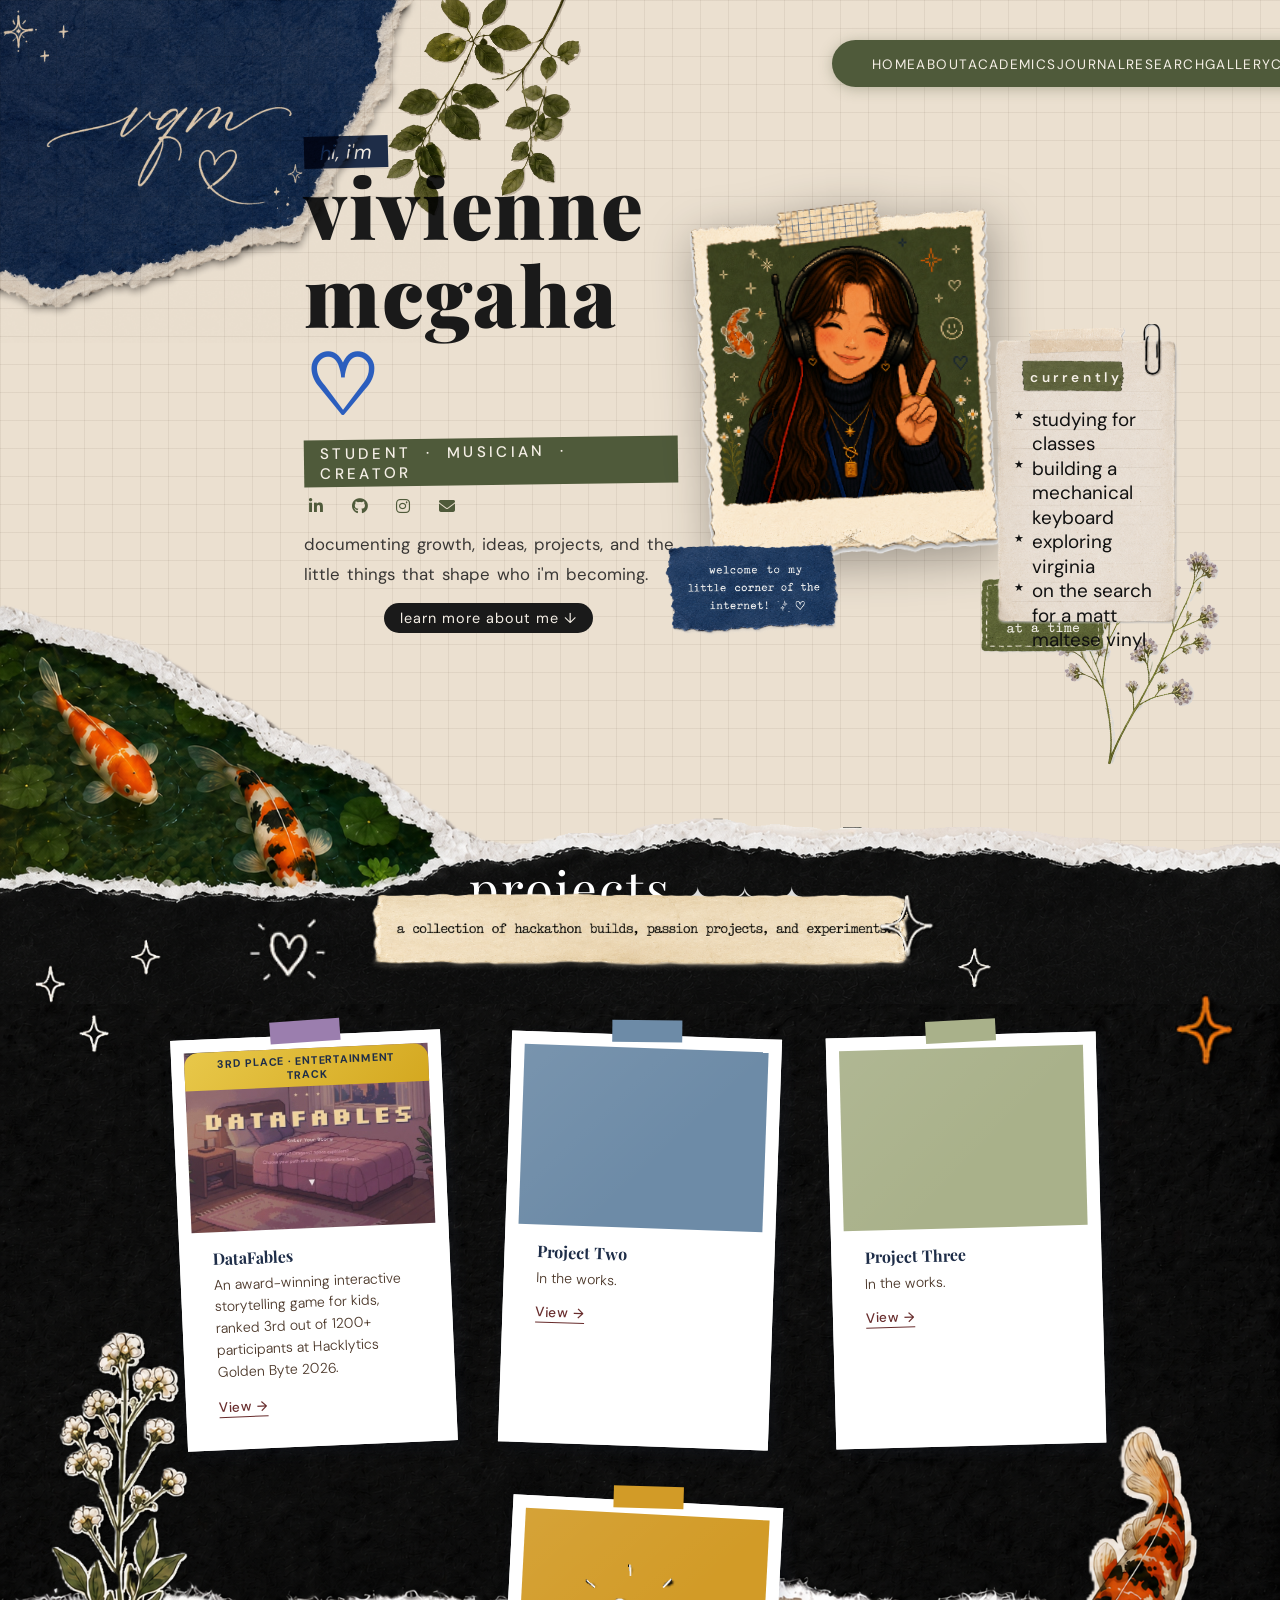
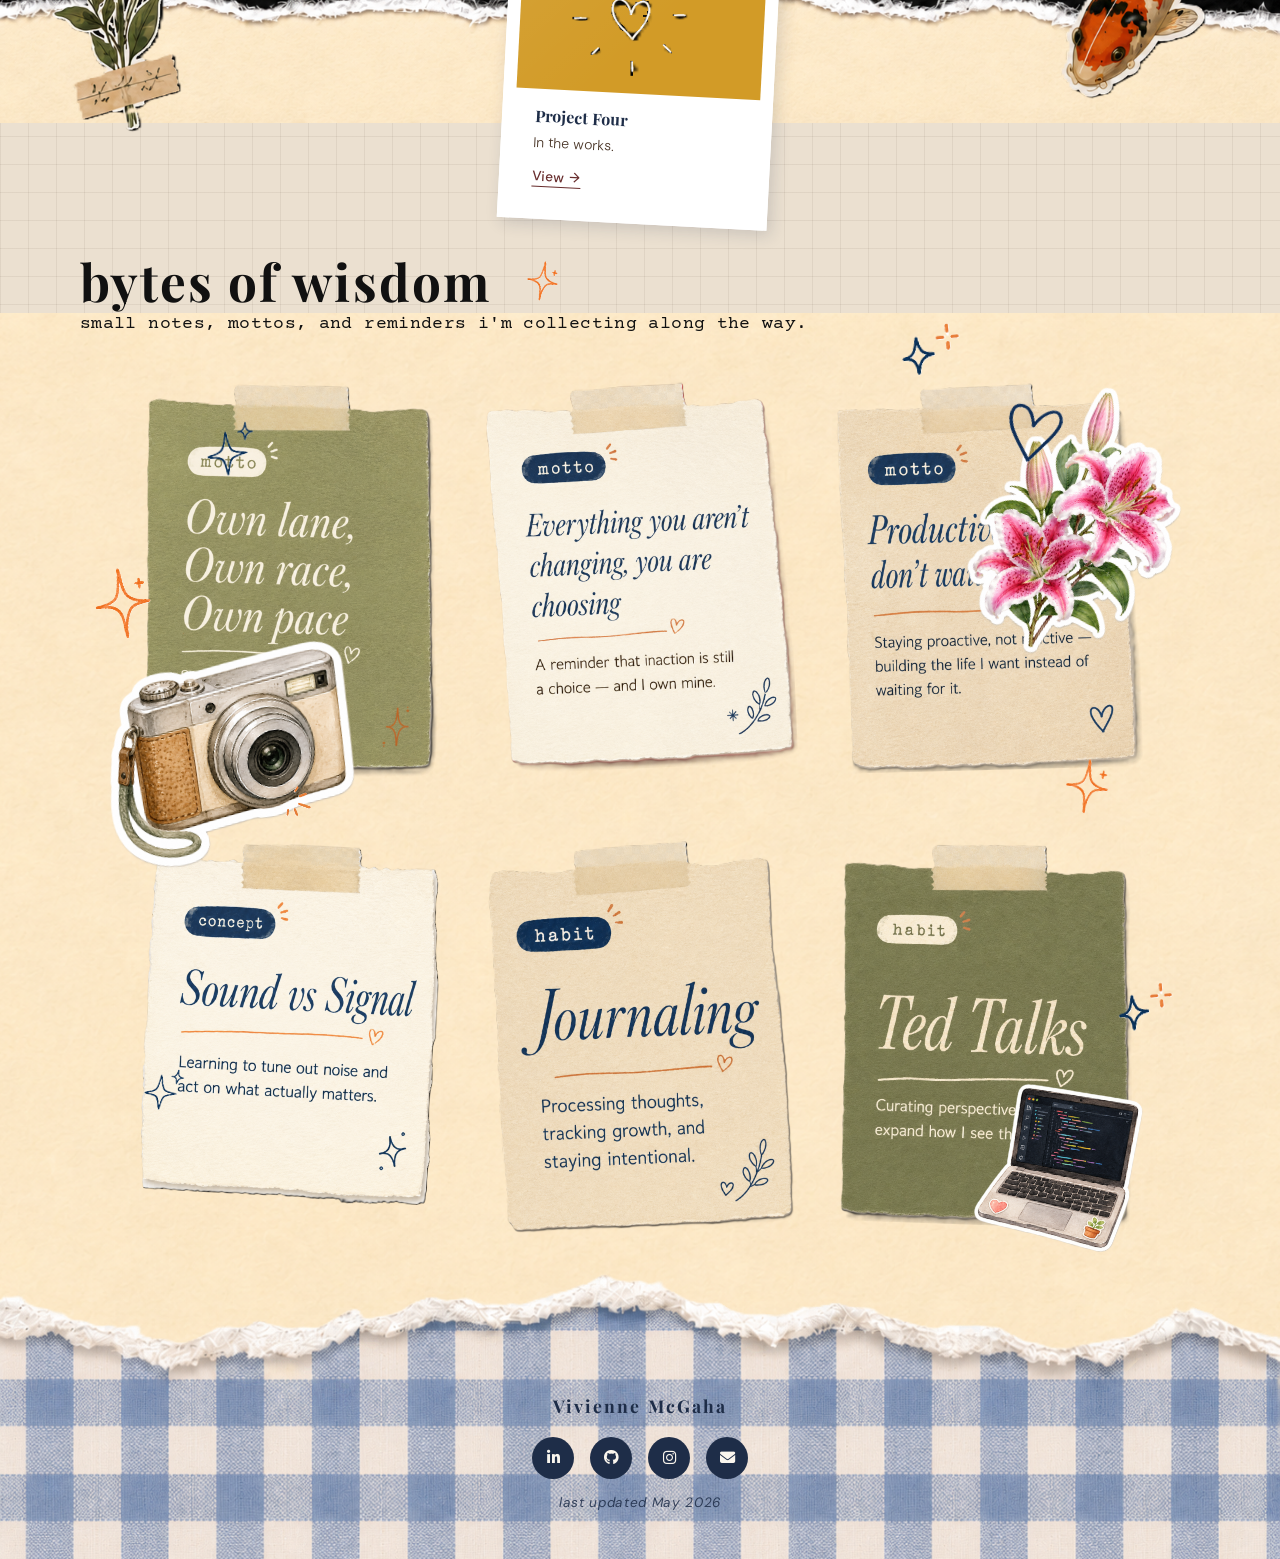
<file: index.html>
<!DOCTYPE html>
<html lang="en">
<head>
  <meta charset="UTF-8">
  <meta name="viewport" content="width=device-width, initial-scale=1.0">
  <title>Vivienne McGaha</title>
  <link rel="preconnect" href="https://fonts.googleapis.com">
  <link rel="preconnect" href="https://fonts.gstatic.com" crossorigin>
  <link href="https://fonts.googleapis.com/css2?family=Playfair+Display:ital,wght@0,400;0,700;0,900;1,400&family=DM+Sans:wght@300;400;500&family=Special+Elite&family=Courier+Prime:wght@400;700&display=swap" rel="stylesheet">
  <link rel="stylesheet" href="https://cdnjs.cloudflare.com/ajax/libs/font-awesome/6.5.0/css/all.min.css">
  <link rel="stylesheet" href="styles.css">
  <link rel="icon" type="image/svg+xml" href="favicon.svg">
</head>
<body>

  <!-- ======= LOADER ======= -->
  <div id="loader">
    <svg class="ldr-svg" viewBox="0 0 400 280" xmlns="http://www.w3.org/2000/svg">
      <!-- Background scattered ✦ stars — varied sizes & colors, outside the central star region -->
      <!-- Small ✦ -->
      <text class="ldr-bg ldr-b1"  x="18"  y="22"  font-size="4"  text-anchor="middle" dominant-baseline="central" fill="#D29B27">✦</text>
      <text class="ldr-bg ldr-b2"  x="72"  y="48"  font-size="4"  text-anchor="middle" dominant-baseline="central" fill="#6D8BA7">✦</text>
      <text class="ldr-bg ldr-b3"  x="340" y="32"  font-size="4"  text-anchor="middle" dominant-baseline="central" fill="#F5EFE6">✦</text>
      <text class="ldr-bg ldr-b4"  x="385" y="95"  font-size="4"  text-anchor="middle" dominant-baseline="central" fill="#682D2D">✦</text>
      <text class="ldr-bg ldr-b5"  x="15"  y="185" font-size="4"  text-anchor="middle" dominant-baseline="central" fill="#4A3628">✦</text>
      <text class="ldr-bg ldr-b6"  x="55"  y="250" font-size="4"  text-anchor="middle" dominant-baseline="central" fill="#D29B27">✦</text>
      <text class="ldr-bg ldr-b7"  x="375" y="210" font-size="4"  text-anchor="middle" dominant-baseline="central" fill="#6D8BA7">✦</text>
      <text class="ldr-bg ldr-b8"  x="355" y="262" font-size="4"  text-anchor="middle" dominant-baseline="central" fill="#F5EFE6">✦</text>
      <!-- Medium ✦ -->
      <text class="ldr-bg ldr-b9"  x="88"  y="18"  font-size="8"  text-anchor="middle" dominant-baseline="central" fill="#6D8BA7">✦</text>
      <text class="ldr-bg ldr-b10" x="305" y="22"  font-size="8"  text-anchor="middle" dominant-baseline="central" fill="#D29B27">✦</text>
      <text class="ldr-bg ldr-b11" x="25"  y="130" font-size="8"  text-anchor="middle" dominant-baseline="central" fill="#F5EFE6">✦</text>
      <text class="ldr-bg ldr-b12" x="382" y="148" font-size="8"  text-anchor="middle" dominant-baseline="central" fill="#682D2D">✦</text>
      <text class="ldr-bg ldr-b13" x="130" y="268" font-size="8"  text-anchor="middle" dominant-baseline="central" fill="#4A3628">✦</text>
      <text class="ldr-bg ldr-b14" x="270" y="265" font-size="8"  text-anchor="middle" dominant-baseline="central" fill="#6D8BA7">✦</text>
      <!-- Big ✦ -->
      <text class="ldr-bg ldr-b15" x="50"  y="78"  font-size="14" text-anchor="middle" dominant-baseline="central" fill="#D29B27">✦</text>
      <text class="ldr-bg ldr-b16" x="360" y="65"  font-size="14" text-anchor="middle" dominant-baseline="central" fill="#682D2D">✦</text>
      <text class="ldr-bg ldr-b17" x="40"  y="230" font-size="14" text-anchor="middle" dominant-baseline="central" fill="#6D8BA7">✦</text>
      <text class="ldr-bg ldr-b18" x="368" y="235" font-size="14" text-anchor="middle" dominant-baseline="central" fill="#F5EFE6">✦</text>
      <!-- Star perimeter path — same shape as the favicon, drawn as a continuous stroke -->
      <path class="ldr-star"
        d="M200,60 L218,115 L276,115 L230,150 L247,205 L200,171 L153,205 L171,150 L124,115 L182,115 Z"
        fill="none" stroke="#D29B27"/>
    </svg>
  </div>
  <script>
    (function() {
      var loader = document.getElementById('loader');
      var navType = (performance.getEntriesByType('navigation')[0] || {}).type;
      var isReload = navType === 'reload';
      var isFirstVisit = !sessionStorage.getItem('loaderShown');
      if (isReload || isFirstVisit) {
        sessionStorage.setItem('loaderShown', '1');
        setTimeout(function() {
          loader.style.animation = 'ldr-fade-out 0.5s ease forwards';
          loader.addEventListener('animationend', function() { loader.style.display = 'none'; }, { once: true });
        }, 2500);
      } else {
        loader.style.display = 'none';
      }
    })();
  </script>

  <!-- Signature + leaves overlay -->
  <div class="page-sig">
    <img src="images/redesign 1/signature paper tare.png" alt="vqm">
    <img src="images/redesign 1/leaves.png" class="page-sig-leaves" alt="">
  </div>

  <!-- ======= NAVIGATION ======= -->
  <nav class="navbar">
    <ul class="nav-links">
      <li><a href="#">Home</a></li>
      <li><a href="about.html">About</a></li>
      <li><a href="academics.html">Academics</a></li>
      <li><a href="journal.html">Journal</a></li>
      <li><a href="research.html">Research</a></li>
      <li><a href="gallery.html">Gallery</a></li>
      <li><a href="cv.html">CV</a></li>
    </ul>
    <button class="nav-toggle" aria-label="Toggle navigation">
      <span></span><span></span><span></span>
    </button>
  </nav>

  <!-- ======= HERO ======= -->
  <section class="hero" id="about">

    <!-- Left panel: name + bio -->
    <div class="hero-left">

      <div class="hero-name-group">
        <p class="hero-greeting">hi, i'm</p>
        <h1 class="hero-name">vivienne<br>mcgaha <span class="hero-heart">♡</span></h1>
      </div>
      <p class="hero-tagline">student &nbsp;·&nbsp; musician &nbsp;·&nbsp; creator</p>

      <div class="hero-social-row">
        <a href="https://www.linkedin.com/in/vivienne-mcgaha/" target="_blank" rel="noopener" aria-label="LinkedIn"><i class="fab fa-linkedin-in"></i></a>
        <a href="https://github.com/viv2612" target="_blank" rel="noopener" aria-label="GitHub"><i class="fab fa-github"></i></a>
        <a href="https://www.instagram.com/vqiaoo/" target="_blank" rel="noopener" aria-label="Instagram"><i class="fab fa-instagram"></i></a>
        <a href="mailto:vmcgaha@ufl.edu" aria-label="Email"><i class="fas fa-envelope"></i></a>
      </div>

      <p class="hero-desc">documenting growth, ideas, projects, and the little things that shape who i'm becoming.</p>

      <a href="about.html" class="hero-learn-more">learn more about me ↓</a>

    </div>

    <div class="hero-koi-wrap">
      <img src="images/redesign 1/koi fish & projects torn.png" class="hero-koi-deco" alt="">
      <div class="hero-koi-projects-header">
        <h2 class="hero-koi-projects-label">projects <span class="hero-koi-sparkles">✦ ✧ ✦</span></h2>
        <img src="images/redesign 1/projects caption.png" class="hero-koi-projects-caption" alt="a collection of hackathon builds, passion projects, and experiments.">
      </div>
    </div>

    <!-- Right panel: portrait + stickies + deco -->
    <div class="hero-right">

      <!-- Portrait -->
      <div class="hero-portrait-wrap">
        <img src="images/redesign 1/pixel art me with border.png" class="hero-portrait" alt="Vivienne McGaha">
      </div>
      <img src="images/redesign 1/corner of the internet.png" class="hero-corner-tag" alt="">
      <img src="images/redesign 1/one day.png" class="hero-one-day" alt="">
      <div class="hero-sticky-note-wrap">
        <img src="images/redesign 1/current sticky note.png" class="hero-sticky-note" alt="">
        <span class="hero-sticky-label">currently</span>
        <ul class="hero-sticky-items">
          <li>studying for classes</li>
          <li>building a mechanical keyboard</li>
          <li>exploring virginia</li>
          <li>on the search for a matt maltese vinyl</li>
        </ul>
      </div>

<!-- Flowers bottom-right -->
      <img src="images/redesign 1/flowers.png" class="hero-flowers-deco" alt="">

    </div>

    <img src="images/redesign 1/doodles/top left sparkle.png" class="hero-doodle hero-doodle-tl-sparkle" alt="">
    <img src="images/redesign 1/doodles/top left heart.png" class="hero-doodle hero-doodle-tl-heart" alt="">
    <img src="images/redesign 1/doodles/top right sparkle.png" class="hero-doodle hero-doodle-tr-sparkle" alt="">
    <img src="images/redesign 1/doodles/top right orange sparkle.png" class="hero-doodle hero-doodle-tr-orange" alt="">

  </section>

<!-- ======= PROJECTS ======= -->
  <section class="projects-section" id="projects">
    <img src="images/redesign 1/projects background edited 2.png?v=2" class="projects-bg-img" alt="">
    <img src="images/redesign 1/doodles/projects doodle overlay edited.png" class="projects-doodle-overlay" alt="">
    <div class="projects-grid">

      <div class="project-card card rotate-left"
           onclick="openProjectModal(this)"
           data-title="DataFables"
           data-desc="An award-winning interactive storytelling game for kids, built at Hacklytics Golden Byte 2026. DataFables ranked 3rd out of 1200+ participants."
           data-detail="DataFables is an interactive storytelling platform that turns reading into a game: kids can pick from 6 genres, customize a protagonist, and make choices that change the story, while the reading experience adapts to their age range and typical Lexile level, includes pronunciation practice with instant feedback, rewards progress with XP and coins they can spend on character accessories, and supports 10 languages to make it accessible for more kids worldwide."
           data-link-line="Link to our Devpost ➤"
           data-link-url="https://devpost.com/software/hacklytics-2026"
           data-img="images/datafables.png"
           data-color="#9B7EAE">
        <div class="push-pin pin-small"></div>
        <div class="project-img" style="background-image: url('images/datafables.png'); background-size: cover; background-position: center;">
          <div class="winner-badge">3rd Place · Entertainment Track</div>
        </div>
        <div class="project-info">
          <h4>DataFables</h4>
          <p>An award-winning interactive storytelling game for kids, ranked 3rd out of 1200+ participants at Hacklytics Golden Byte 2026.</p>
          <span class="project-link">View →</span>
        </div>
      </div>

      <div class="project-card card rotate-right"
           onclick="openProjectModal(this)"
           data-title="Project Two"
           data-desc="In the works."
           data-img=""
           data-color="#6D8BA7">
        <div class="push-pin pin-small pin-slate"></div>
        <div class="project-img" style="background: #6D8BA7;"></div>
        <div class="project-info">
          <h4>Project Two</h4>
          <p>In the works.</p>
          <span class="project-link">View →</span>
        </div>
      </div>

      <div class="project-card card rotate-left-sm"
           onclick="openProjectModal(this)"
           data-title="Project Three"
           data-desc="In the works."
           data-img=""
           data-color="#A9B18A">
        <div class="push-pin pin-small pin-coffee"></div>
        <div class="project-img" style="background: #A9B18A;"></div>
        <div class="project-info">
          <h4>Project Three</h4>
          <p>In the works.</p>
          <span class="project-link">View →</span>
        </div>
      </div>

      <div class="project-card card rotate-right-sm"
           onclick="openProjectModal(this)"
           data-title="Project Four"
           data-desc="In the works."
           data-img=""
           data-color="#D29B27">
        <div class="push-pin pin-small pin-caput"></div>
        <div class="project-img" style="background: #D29B27;"></div>
        <div class="project-info">
          <h4>Project Four</h4>
          <p>In the works.</p>
          <span class="project-link">View →</span>
        </div>
      </div>

    </div>

    <div class="projects-heart-wrap">
      <img src="images/redesign 1/doodles/beating heart doodle.png" class="projects-heart-doodle" alt="">
    </div>

    <div class="wisdom-title-row">
      <h2 class="wisdom-title-overlap">bytes of wisdom</h2>
      <img src="images/redesign 1/bytes of wisdom/orange sparkle.png" class="wisdom-title-sparkle" alt="">
    </div>

  </section>

  <!-- ======= BYTES OF WISDOM ======= -->
  <section class="wisdom-section" id="wisdom">
    <img src="images/redesign 1/bytes of wisdom background 2.png" class="wisdom-bg-img" alt="">
    <img src="images/redesign 1/camera sticker.png" class="wisdom-sticker wisdom-sticker-left" alt="">
    <img src="images/redesign 1/stargazer lily sticker.png" class="wisdom-sticker wisdom-sticker-right" alt="">
    <img src="images/redesign 1/bytes of wisdom/blue heart.png" class="wisdom-doodle wisdom-doodle-blue-heart" alt="">
    <img src="images/redesign 1/bytes of wisdom/blue sparkle.png" class="wisdom-doodle wisdom-doodle-blue-sparkle" alt="">
    <img src="images/redesign 1/bytes of wisdom/orange & blue sparkle.png" class="wisdom-doodle wisdom-doodle-ob-sparkle" alt="">
    <img src="images/redesign 1/bytes of wisdom/orange sparkle.png" class="wisdom-doodle wisdom-doodle-orange-sparkle-left" alt="">
    <img src="images/redesign 1/bytes of wisdom/blue sparkle.png" class="wisdom-doodle wisdom-doodle-blue-sparkle-left" alt="">
    <img src="images/redesign 1/bytes of wisdom/blue sparkle.png" class="wisdom-doodle wisdom-doodle-blue-sparkle-above-cam" alt="">
    <img src="images/redesign 1/bytes of wisdom/orange sparkle.png" class="wisdom-doodle wisdom-doodle-orange-sparkle" alt="">
    <img src="images/redesign 1/bytes of wisdom/orange sparkle.png" class="wisdom-doodle wisdom-doodle-orange-sparkle-lily" alt="">
    <img src="images/redesign 1/bytes of wisdom/orange & blue sparkle.png" class="wisdom-doodle wisdom-doodle-ob-sparkle-lily" alt="">
    <img src="images/redesign 1/laptop code sticker.png" class="wisdom-doodle wisdom-doodle-laptop" alt="">
    <img src="images/redesign 1/bytes of wisdom/orange emphasis.png" class="wisdom-doodle wisdom-doodle-orange-emphasis" alt="">
    <img src="images/redesign 1/bytes of wisdom/orange emphasis.png" class="wisdom-doodle wisdom-doodle-orange-emphasis-cam" alt="">
    <img src="images/redesign 1/bytes of wisdom/blue heart.png" class="wisdom-doodle wisdom-doodle-blue-heart-right" alt="">
    <div class="wisdom-content">
    <p class="wisdom-intro">small notes, mottos, and reminders i'm collecting along the way.</p>

    <div class="wisdom-grid">

      <img src="images/redesign 1/bytes of wisdom/own lane motto.png?v=2" class="wisdom-img-card rotate-right" alt="motto: Own lane, Own race, Own pace">
      <img src="images/redesign 1/bytes of wisdom/change motto.png?v=2" class="wisdom-img-card rotate-left" alt="motto: Everything you aren't changing, you are choosing">
      <img src="images/redesign 1/bytes of wisdom/productive women motto.png?v=2" class="wisdom-img-card rotate-left-sm" alt="motto: Productive women don't wait for change">
      <img src="images/redesign 1/bytes of wisdom/sound signal concept.png?v=2" class="wisdom-img-card rotate-right-sm" alt="concept: Sound vs Signal">
      <img src="images/redesign 1/bytes of wisdom/journaling habit.png?v=2" class="wisdom-img-card rotate-left" alt="habit: Journaling">
      <img src="images/redesign 1/bytes of wisdom/ted talk habits.png?v=2" class="wisdom-img-card rotate-right" alt="habit: Ted Talks">

    </div>
    </div>
  </section>

  <!-- ======= FOOTER / CONTACT ======= -->
  <footer class="footer" id="contact">
    <img src="images/redesign 1/footer background.png?v=2" class="footer-bg-img" alt="">
    <div class="footer-tape"></div>
    <div class="footer-inner">
      <p class="footer-name">Vivienne McGaha</p>
      <div class="social-links">
        <a href="https://www.linkedin.com/in/vivienne-mcgaha/" target="_blank" rel="noopener" class="social-link" aria-label="LinkedIn">
          <i class="fab fa-linkedin-in"></i>
        </a>
        <a href="https://github.com/viv2612" target="_blank" rel="noopener" class="social-link" aria-label="GitHub">
          <i class="fab fa-github"></i>
        </a>
        <a href="https://www.instagram.com/vqiaoo/" target="_blank" rel="noopener" class="social-link" aria-label="Instagram">
          <i class="fab fa-instagram"></i>
        </a>
        <a href="mailto:vmcgaha@ufl.edu" class="social-link" aria-label="Email">
          <i class="fas fa-envelope"></i>
        </a>
      </div>
      <p class="footer-updated">last updated May 2026</p>
    </div>
  </footer>

  <!-- Project Modal -->
  <div class="project-modal-overlay" id="projectModal" onclick="closeProjectModal(event)">
    <div class="project-modal-box">
      <button class="modal-close" onclick="closeProjectModal()">&times;</button>
      <div class="modal-img" id="modalImg"></div>
      <div class="modal-body">
        <h3 id="modalTitle"></h3>
        <p id="modalDesc"></p>
        <p id="modalDetail" class="modal-detail"></p>
      </div>
    </div>
  </div>

  <script>
    function openProjectModal(card) {
      document.getElementById('modalTitle').textContent = card.dataset.title;
      document.getElementById('modalDesc').textContent = card.dataset.desc;
      const detail = document.getElementById('modalDetail');
      detail.textContent = card.dataset.detail || '';
      detail.style.display = card.dataset.detail ? 'block' : 'none';
      const existingLine = detail.querySelector('.modal-link-line');
      if (existingLine) existingLine.remove();
      if (card.dataset.linkLine && card.dataset.linkUrl) {
        const p = document.createElement('p');
        p.className = 'modal-link-line';
        p.appendChild(document.createTextNode(card.dataset.linkLine + ' '));
        const a = document.createElement('a');
        a.href = card.dataset.linkUrl;
        a.textContent = card.dataset.linkUrl;
        a.target = '_blank';
        a.rel = 'noopener';
        p.appendChild(a);
        detail.appendChild(p);
      }
      const imgEl = document.getElementById('modalImg');
      if (card.dataset.img) {
        imgEl.style.backgroundImage = `url('${card.dataset.img}')`;
        imgEl.style.backgroundSize = 'cover';
        imgEl.style.backgroundPosition = 'center';
      } else {
        imgEl.style.backgroundImage = 'none';
        imgEl.style.background = card.dataset.color || 'var(--slate-gray)';
      }
      document.getElementById('projectModal').classList.add('active');
    }
    function closeProjectModal(e) {
      if (!e || e.target === document.getElementById('projectModal') || e.currentTarget.classList.contains('modal-close')) {
        document.getElementById('projectModal').classList.remove('active');
      }
    }
    document.addEventListener('keydown', e => { if (e.key === 'Escape') document.getElementById('projectModal').classList.remove('active'); });
  </script>

  <script src="scripts.js"></script>
  <script>
    document.querySelectorAll('.project-card[data-color]').forEach(card => {
      const hex = card.dataset.color;
      const r = parseInt(hex.slice(1,3),16);
      const g = parseInt(hex.slice(3,5),16);
      const b = parseInt(hex.slice(5,7),16);
      card.style.setProperty('--tape-color', `rgb(${r},${g},${b})`);
    });
  </script>
</body>
</html>
</file>
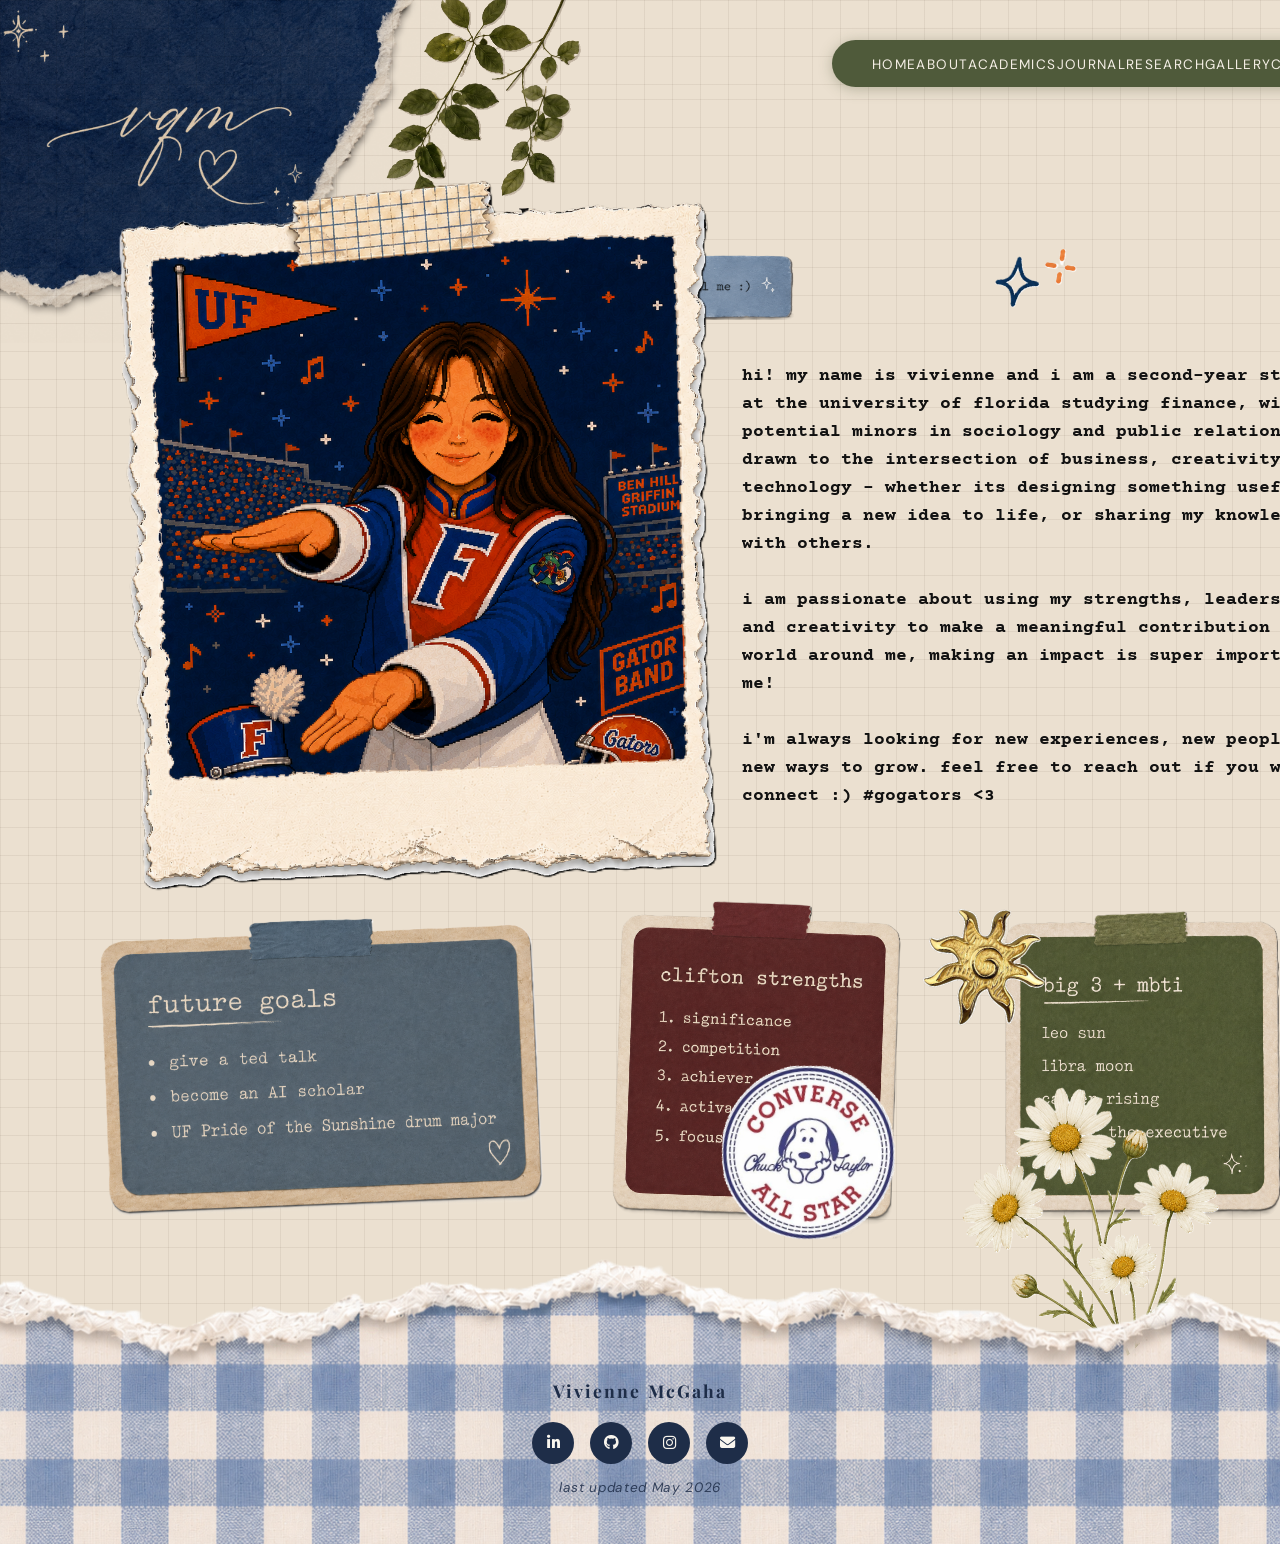
<file: about.html>
<!DOCTYPE html>
<html lang="en">
<head>
  <meta charset="UTF-8">
  <meta name="viewport" content="width=device-width, initial-scale=1.0">
  <title>About Me — Vivienne McGaha</title>
  <link rel="preconnect" href="https://fonts.googleapis.com">
  <link rel="preconnect" href="https://fonts.gstatic.com" crossorigin>
  <link href="https://fonts.googleapis.com/css2?family=Playfair+Display:ital,wght@0,400;0,700;0,900;1,400&family=DM+Sans:wght@300;400;500&family=Special+Elite&family=Courier+Prime:wght@400;700&display=swap" rel="stylesheet">
  <link rel="stylesheet" href="https://cdnjs.cloudflare.com/ajax/libs/font-awesome/6.5.0/css/all.min.css">
  <link rel="stylesheet" href="styles.css">
  <link rel="icon" type="image/svg+xml" href="favicon.svg">
</head>
<body class="about-page">

  <!-- Signature -->
  <div class="page-sig"><img src="images/redesign 1/signature paper tare.png" alt="vqm"><img src="images/redesign 1/leaves.png" class="page-sig-leaves" alt=""></div>

  <!-- ======= NAVIGATION ======= -->
  <nav class="navbar">
    <ul class="nav-links">
      <li><a href="index.html">Home</a></li>
      <li><a href="about.html">About</a></li>
      <li><a href="academics.html">Academics</a></li>
      <li><a href="journal.html">Journal</a></li>
      <li><a href="research.html">Research</a></li>
      <li><a href="gallery.html">Gallery</a></li>
      <li><a href="cv.html">CV</a></li>
    </ul>
    <button class="nav-toggle" aria-label="Toggle navigation">
      <span></span><span></span><span></span>
    </button>
  </nav>

  <!-- ======= ABOUT CONTENT ======= -->
  <main class="page-main">

    <div class="section-header">
      <div class="section-tape"></div>
      <h2 class="section-title">About Me</h2>
      <img src="images/redesign 1/bytes of wisdom/orange & blue sparkle.png" class="about-title-sparkle" alt="">
      <img src="images/redesign 1/about me bio.png?v=3" class="about-bio-img" alt="get to know the real me">
    </div>

    <div class="about-page-layout">

      <!-- LEFT: Photo + cards below -->
      <div class="about-page-image-col">

        <!-- Image + bio + cards side by side -->
        <div class="about-image-top">
          <img src="images/redesign 1/about me.png?v=3" class="about-me-photo" alt="Vivienne">
          <div class="about-me-bio">
            <p>hi! my name is vivienne and i am a second-year student at the university of florida studying finance, with potential minors in sociology and public relations. i'm drawn to the intersection of business, creativity, and technology - whether its designing something useful, bringing a new idea to life, or sharing my knowledge with others.</p>
            <p>i am passionate about using my strengths, leadership, and creativity to make a meaningful contribution to the world around me, making an impact is super important to me!</p>
            <p>i'm always looking for new experiences, new people, and new ways to grow. feel free to reach out if you want to connect :) #gogators &lt;3</p>
          </div>
          <div class="about-side-cards">
            <div class="about-sticky-wrap">
              <img src="images/redesign 1/about me sticky note.png" class="about-sticky-img" alt="About Me Sticky Note">
              <span class="sticky-tape-label">fun facts</span>
              <ul class="about-sticky-items">
                <li>𖦹 loves watching ted talks</li>
                <li>𖦹 ride or die notability user</li>
                <li>𖦹 probably overthinking a canva design</li>
                <li>𖦹 fruit tea girlie</li>
              </ul>
            </div>
          </div>
        </div>

        <!-- Image cards below -->
        <div class="about-page-cards-col">
          <img src="images/redesign 1/future goals card.png" class="about-card-img future-goals-img" alt="Future Goals">
          <img src="images/redesign 1/clifton strengths card.png" class="about-card-img" alt="Clifton Strengths">
          <img src="images/redesign 1/big 3 + mbti card.png" class="about-card-img" alt="Big 3 + MBTI">
        </div>

      </div>

    </div>

    <img src="images/redesign 1/about me flowers.png" class="about-flowers" alt="">
    <img src="potential stickers/snoopy converse all star.png" class="about-sticker about-sticker-snoopy" alt="">
    <img src="potential stickers/quirky star.png" class="about-sticker about-sticker-star" alt="">

  </main>

  <!-- ======= FOOTER ======= -->
  <footer class="footer" id="contact">
    <img src="images/redesign 1/footer background.png?v=2" class="footer-bg-img" alt="">
    <div class="footer-tape"></div>
    <div class="footer-inner">
      <p class="footer-name">Vivienne McGaha</p>
      <div class="social-links">
        <a href="https://www.linkedin.com/in/vivienne-mcgaha/" target="_blank" rel="noopener" class="social-link" aria-label="LinkedIn">
          <i class="fab fa-linkedin-in"></i>
        </a>
        <a href="https://github.com/viv2612" target="_blank" rel="noopener" class="social-link" aria-label="GitHub">
          <i class="fab fa-github"></i>
        </a>
        <a href="https://www.instagram.com/vqiaoo/" target="_blank" rel="noopener" class="social-link" aria-label="Instagram">
          <i class="fab fa-instagram"></i>
        </a>
        <a href="mailto:vmcgaha@ufl.edu" class="social-link" aria-label="Email">
          <i class="fas fa-envelope"></i>
        </a>
      </div>
      <p class="footer-updated">last updated May 2026</p>
    </div>
  </footer>

  <script src="scripts.js"></script>
</body>
</html>
</file>
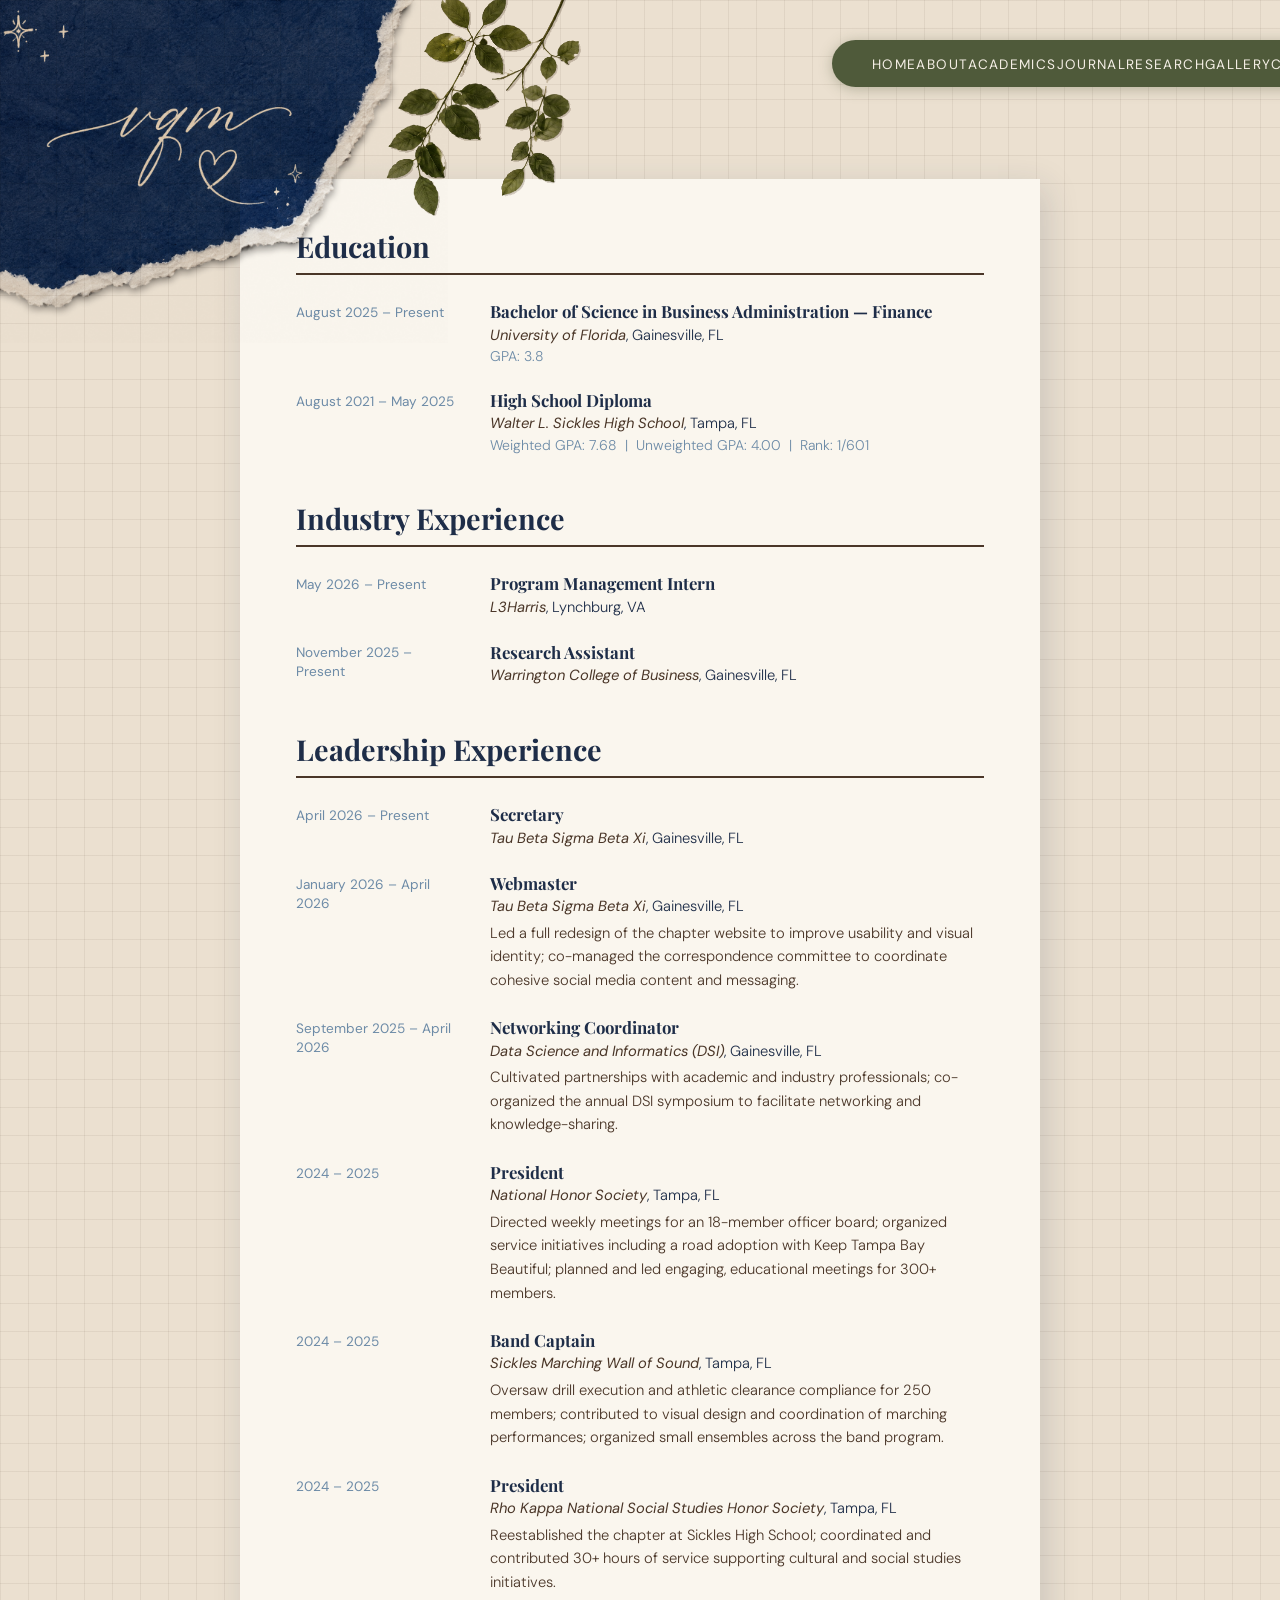
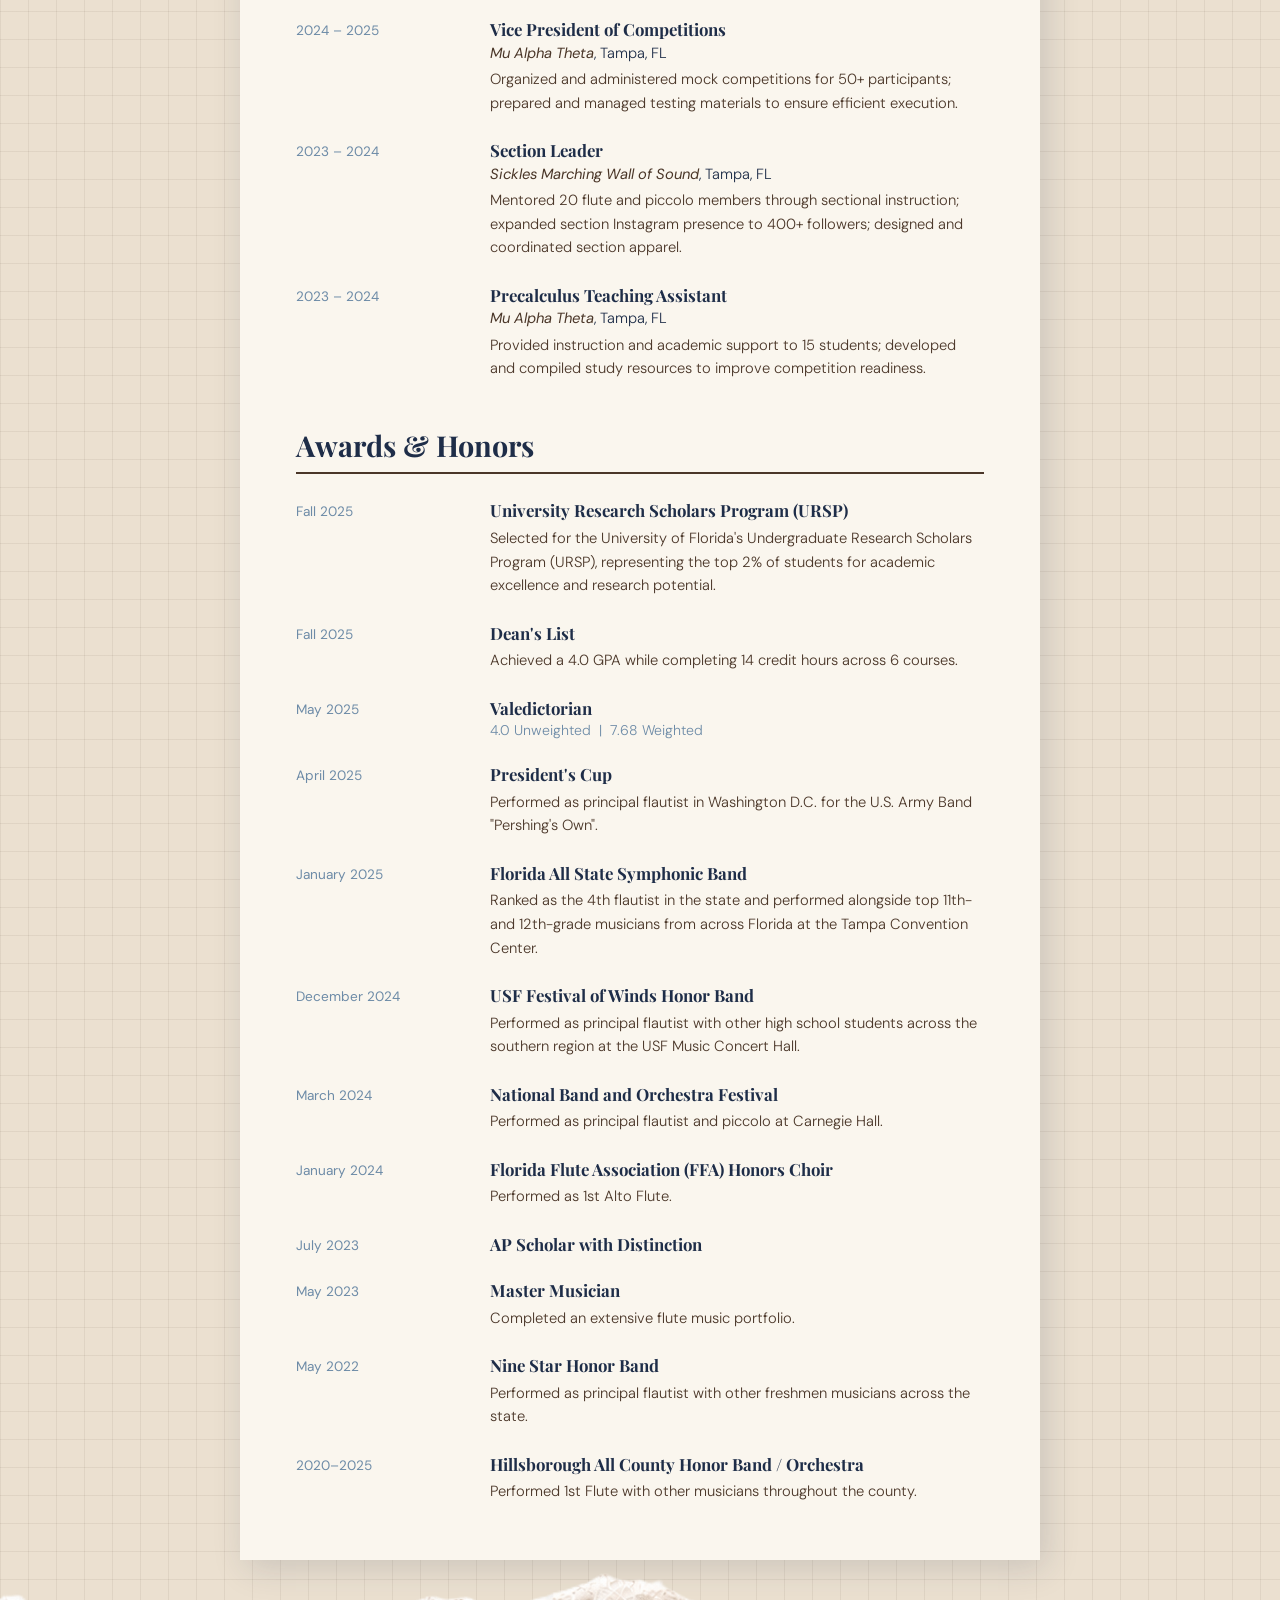
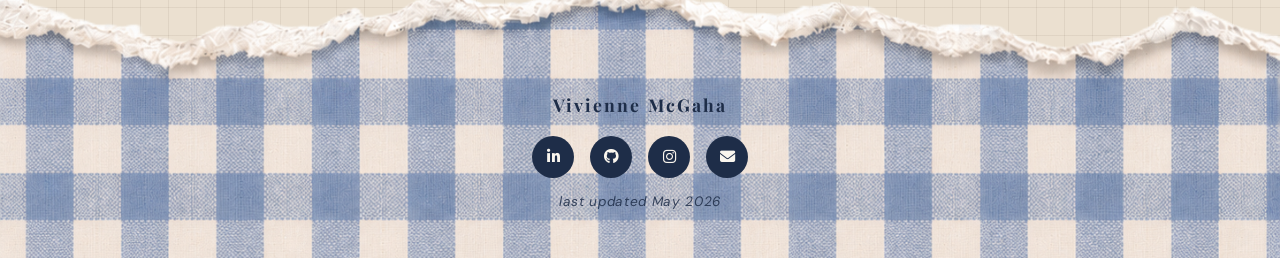
<file: cv.html>
<!DOCTYPE html>
<html lang="en">
<head>
  <meta charset="UTF-8">
  <meta name="viewport" content="width=device-width, initial-scale=1.0">
  <title>CV — Vivienne McGaha</title>
  <link rel="preconnect" href="https://fonts.googleapis.com">
  <link rel="preconnect" href="https://fonts.gstatic.com" crossorigin>
  <link href="https://fonts.googleapis.com/css2?family=Playfair+Display:ital,wght@0,400;0,700;0,900;1,400&family=DM+Sans:wght@300;400;500&family=Special+Elite&display=swap" rel="stylesheet">
  <link rel="stylesheet" href="https://cdnjs.cloudflare.com/ajax/libs/font-awesome/6.5.0/css/all.min.css">
  <link rel="stylesheet" href="styles.css">
  <link rel="icon" type="image/svg+xml" href="favicon.svg">
</head>
<body>

  <!-- Signature -->
  <div class="page-sig"><img src="images/redesign 1/signature paper tare.png" alt="vqm"><img src="images/redesign 1/leaves.png" class="page-sig-leaves" alt=""></div>

  <!-- ======= NAVIGATION ======= -->
  <nav class="navbar">
    <ul class="nav-links">
      <li><a href="index.html">Home</a></li>
      <li><a href="about.html">About</a></li>
      <li><a href="academics.html">Academics</a></li>
      <li><a href="journal.html">Journal</a></li>
      <li><a href="research.html">Research</a></li>
      <li><a href="gallery.html">Gallery</a></li>
      <li><a href="cv.html">CV</a></li>
    </ul>
    <button class="nav-toggle" aria-label="Toggle navigation">
      <span></span><span></span><span></span>
    </button>
  </nav>

  <!-- ======= CV CONTENT ======= -->
  <main class="page-main">

    <!-- cv-download-wrap temporarily hidden
    <div class="cv-download-wrap">
      <a href="VQM_CV.pdf" download="VQM CV" class="cv-download-btn">
        <i class="fas fa-download"></i> Download CV
      </a>
    </div>
    -->

    <div class="cv-doc">

      <!-- Education -->
      <section class="cv-doc-section">
        <h2 class="cv-doc-heading">Education</h2>

        <div class="cv-entry-row">
          <p class="cv-entry-date">August 2025 – Present</p>
          <div class="cv-entry-body">
            <p class="cv-entry-title">Bachelor of Science in Business Administration — Finance</p>
            <p class="cv-entry-org"><span class="cv-org-name">University of Florida</span>, Gainesville, FL</p>
            <p class="cv-entry-meta">GPA: 3.8</p>
          </div>
        </div>

        <div class="cv-entry-row">
          <p class="cv-entry-date">August 2021 – May 2025</p>
          <div class="cv-entry-body">
            <p class="cv-entry-title">High School Diploma</p>
            <p class="cv-entry-org"><span class="cv-org-name">Walter L. Sickles High School</span>, Tampa, FL</p>
            <p class="cv-entry-meta">Weighted GPA: 7.68 &nbsp;|&nbsp; Unweighted GPA: 4.00 &nbsp;|&nbsp; Rank: 1/601</p>
          </div>
        </div>
      </section>

      <!-- Industry Experience -->
      <section class="cv-doc-section">
        <h2 class="cv-doc-heading">Industry Experience</h2>

        <div class="cv-entry-row">
          <p class="cv-entry-date">May 2026 – Present</p>
          <div class="cv-entry-body">
            <p class="cv-entry-title">Program Management Intern</p>
            <p class="cv-entry-org"><span class="cv-org-name">L3Harris</span>, Lynchburg, VA</p>
          </div>
        </div>

        <div class="cv-entry-row">
          <p class="cv-entry-date">November 2025 – Present</p>
          <div class="cv-entry-body">
            <p class="cv-entry-title">Research Assistant</p>
            <p class="cv-entry-org"><span class="cv-org-name">Warrington College of Business</span>, Gainesville, FL</p>
          </div>
        </div>
      </section>

      <!-- Leadership Experience -->
      <section class="cv-doc-section">
        <h2 class="cv-doc-heading">Leadership Experience</h2>

        <div class="cv-entry-row">
          <p class="cv-entry-date">April 2026 – Present</p>
          <div class="cv-entry-body">
            <p class="cv-entry-title">Secretary</p>
            <p class="cv-entry-org"><span class="cv-org-name">Tau Beta Sigma Beta Xi</span>, Gainesville, FL</p>
          </div>
        </div>

        <div class="cv-entry-row">
          <p class="cv-entry-date">January 2026 – April 2026</p>
          <div class="cv-entry-body">
            <p class="cv-entry-title">Webmaster</p>
            <p class="cv-entry-org"><span class="cv-org-name">Tau Beta Sigma Beta Xi</span>, Gainesville, FL</p>
            <p class="cv-entry-desc">Led a full redesign of the chapter website to improve usability and visual identity; co-managed the correspondence committee to coordinate cohesive social media content and messaging.</p>
          </div>
        </div>

        <div class="cv-entry-row">
          <p class="cv-entry-date">September 2025 – April 2026</p>
          <div class="cv-entry-body">
            <p class="cv-entry-title">Networking Coordinator</p>
            <p class="cv-entry-org"><span class="cv-org-name">Data Science and Informatics (DSI)</span>, Gainesville, FL</p>
            <p class="cv-entry-desc">Cultivated partnerships with academic and industry professionals; co-organized the annual DSI symposium to facilitate networking and knowledge-sharing.</p>
          </div>
        </div>

        <div class="cv-entry-row">
          <p class="cv-entry-date">2024 – 2025</p>
          <div class="cv-entry-body">
            <p class="cv-entry-title">President</p>
            <p class="cv-entry-org"><span class="cv-org-name">National Honor Society</span>, Tampa, FL</p>
            <p class="cv-entry-desc">Directed weekly meetings for an 18-member officer board; organized service initiatives including a road adoption with Keep Tampa Bay Beautiful; planned and led engaging, educational meetings for 300+ members.</p>
          </div>
        </div>

        <div class="cv-entry-row">
          <p class="cv-entry-date">2024 – 2025</p>
          <div class="cv-entry-body">
            <p class="cv-entry-title">Band Captain</p>
            <p class="cv-entry-org"><span class="cv-org-name">Sickles Marching Wall of Sound</span>, Tampa, FL</p>
            <p class="cv-entry-desc">Oversaw drill execution and athletic clearance compliance for 250 members; contributed to visual design and coordination of marching performances; organized small ensembles across the band program.</p>
          </div>
        </div>

        <div class="cv-entry-row">
          <p class="cv-entry-date">2024 – 2025</p>
          <div class="cv-entry-body">
            <p class="cv-entry-title">President</p>
            <p class="cv-entry-org"><span class="cv-org-name">Rho Kappa National Social Studies Honor Society</span>, Tampa, FL</p>
            <p class="cv-entry-desc">Reestablished the chapter at Sickles High School; coordinated and contributed 30+ hours of service supporting cultural and social studies initiatives.</p>
          </div>
        </div>

        <div class="cv-entry-row">
          <p class="cv-entry-date">2024 – 2025</p>
          <div class="cv-entry-body">
            <p class="cv-entry-title">Vice President of Competitions</p>
            <p class="cv-entry-org"><span class="cv-org-name">Mu Alpha Theta</span>, Tampa, FL</p>
            <p class="cv-entry-desc">Organized and administered mock competitions for 50+ participants; prepared and managed testing materials to ensure efficient execution.</p>
          </div>
        </div>

        <div class="cv-entry-row">
          <p class="cv-entry-date">2023 – 2024</p>
          <div class="cv-entry-body">
            <p class="cv-entry-title">Section Leader</p>
            <p class="cv-entry-org"><span class="cv-org-name">Sickles Marching Wall of Sound</span>, Tampa, FL</p>
            <p class="cv-entry-desc">Mentored 20 flute and piccolo members through sectional instruction; expanded section Instagram presence to 400+ followers; designed and coordinated section apparel.</p>
          </div>
        </div>

        <div class="cv-entry-row">
          <p class="cv-entry-date">2023 – 2024</p>
          <div class="cv-entry-body">
            <p class="cv-entry-title">Precalculus Teaching Assistant</p>
            <p class="cv-entry-org"><span class="cv-org-name">Mu Alpha Theta</span>, Tampa, FL</p>
            <p class="cv-entry-desc">Provided instruction and academic support to 15 students; developed and compiled study resources to improve competition readiness.</p>
          </div>
        </div>
      </section>

      <!-- Awards & Honors -->
      <section class="cv-doc-section">
        <h2 class="cv-doc-heading">Awards &amp; Honors</h2>

        <div class="cv-entry-row">
          <p class="cv-entry-date">Fall 2025</p>
          <div class="cv-entry-body">
            <p class="cv-entry-title">University Research Scholars Program (URSP)</p>
            <p class="cv-entry-desc">Selected for the University of Florida's Undergraduate Research Scholars Program (URSP), representing the top 2% of students for academic excellence and research potential.</p>
          </div>
        </div>

        <div class="cv-entry-row">
          <p class="cv-entry-date">Fall 2025</p>
          <div class="cv-entry-body">
            <p class="cv-entry-title">Dean's List</p>
            <p class="cv-entry-desc">Achieved a 4.0 GPA while completing 14 credit hours across 6 courses.</p>
          </div>
        </div>

        <div class="cv-entry-row">
          <p class="cv-entry-date">May 2025</p>
          <div class="cv-entry-body">
            <p class="cv-entry-title">Valedictorian</p>
            <p class="cv-entry-meta">4.0 Unweighted &nbsp;|&nbsp; 7.68 Weighted</p>
          </div>
        </div>

        <div class="cv-entry-row">
          <p class="cv-entry-date">April 2025</p>
          <div class="cv-entry-body">
            <p class="cv-entry-title">President's Cup</p>
            <p class="cv-entry-desc">Performed as principal flautist in Washington D.C. for the U.S. Army Band "Pershing's Own".</p>
          </div>
        </div>

        <div class="cv-entry-row">
          <p class="cv-entry-date">January 2025</p>
          <div class="cv-entry-body">
            <p class="cv-entry-title">Florida All State Symphonic Band</p>
            <p class="cv-entry-desc">Ranked as the 4th flautist in the state and performed alongside top 11th- and 12th-grade musicians from across Florida at the Tampa Convention Center.</p>
          </div>
        </div>

        <div class="cv-entry-row">
          <p class="cv-entry-date">December 2024</p>
          <div class="cv-entry-body">
            <p class="cv-entry-title">USF Festival of Winds Honor Band</p>
            <p class="cv-entry-desc">Performed as principal flautist with other high school students across the southern region at the USF Music Concert Hall.</p>
          </div>
        </div>

        <div class="cv-entry-row">
          <p class="cv-entry-date">March 2024</p>
          <div class="cv-entry-body">
            <p class="cv-entry-title">National Band and Orchestra Festival</p>
            <p class="cv-entry-desc">Performed as principal flautist and piccolo at Carnegie Hall.</p>
          </div>
        </div>

        <div class="cv-entry-row">
          <p class="cv-entry-date">January 2024</p>
          <div class="cv-entry-body">
            <p class="cv-entry-title">Florida Flute Association (FFA) Honors Choir</p>
            <p class="cv-entry-desc">Performed as 1st Alto Flute.</p>
          </div>
        </div>

        <div class="cv-entry-row">
          <p class="cv-entry-date">July 2023</p>
          <div class="cv-entry-body">
            <p class="cv-entry-title">AP Scholar with Distinction</p>
          </div>
        </div>

        <div class="cv-entry-row">
          <p class="cv-entry-date">May 2023</p>
          <div class="cv-entry-body">
            <p class="cv-entry-title">Master Musician</p>
            <p class="cv-entry-desc">Completed an extensive flute music portfolio.</p>
          </div>
        </div>

        <div class="cv-entry-row">
          <p class="cv-entry-date">May 2022</p>
          <div class="cv-entry-body">
            <p class="cv-entry-title">Nine Star Honor Band</p>
            <p class="cv-entry-desc">Performed as principal flautist with other freshmen musicians across the state.</p>
          </div>
        </div>

        <div class="cv-entry-row">
          <p class="cv-entry-date">2020–2025</p>
          <div class="cv-entry-body">
            <p class="cv-entry-title">Hillsborough All County Honor Band / Orchestra</p>
            <p class="cv-entry-desc">Performed 1st Flute with other musicians throughout the county.</p>
          </div>
        </div>

      </section>

    </div>

  </main>

  <!-- ======= FOOTER ======= -->
  <footer class="footer" id="contact">
    <img src="images/redesign 1/footer background.png?v=2" class="footer-bg-img" alt="">
    <div class="footer-tape"></div>
    <div class="footer-inner">
      <p class="footer-name">Vivienne McGaha</p>
      <div class="social-links">
        <a href="https://www.linkedin.com/in/vivienne-mcgaha/" target="_blank" rel="noopener" class="social-link" aria-label="LinkedIn">
          <i class="fab fa-linkedin-in"></i>
        </a>
        <a href="https://github.com/viv2612" target="_blank" rel="noopener" class="social-link" aria-label="GitHub">
          <i class="fab fa-github"></i>
        </a>
        <a href="https://www.instagram.com/vqiaoo/" target="_blank" rel="noopener" class="social-link" aria-label="Instagram">
          <i class="fab fa-instagram"></i>
        </a>
        <a href="mailto:vmcgaha@ufl.edu" class="social-link" aria-label="Email">
          <i class="fas fa-envelope"></i>
        </a>
      </div>
      <p class="footer-updated">last updated May 2026</p>
    </div>
  </footer>

  <script src="scripts.js"></script>
</body>
</html>
</file>
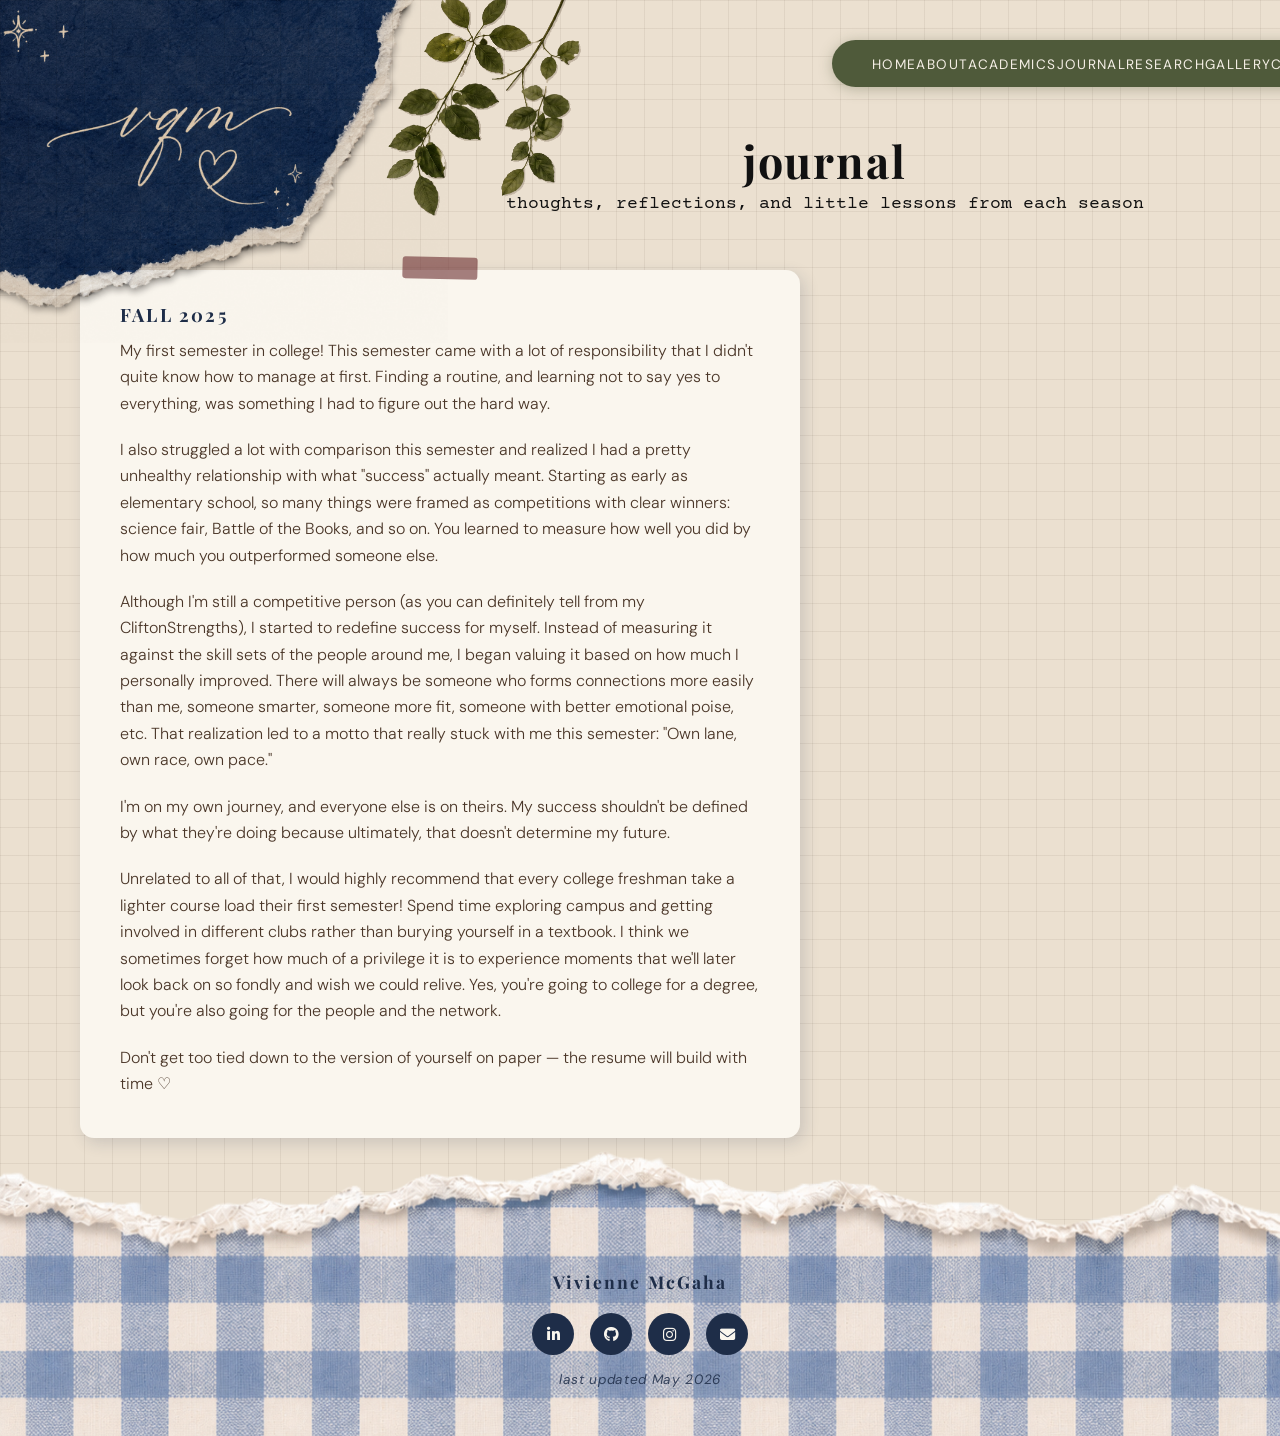
<file: journal.html>
<!DOCTYPE html>
<html lang="en">
<head>
  <meta charset="UTF-8">
  <meta name="viewport" content="width=device-width, initial-scale=1.0">
  <title>Journal — Vivienne McGaha</title>
  <link rel="preconnect" href="https://fonts.googleapis.com">
  <link rel="preconnect" href="https://fonts.gstatic.com" crossorigin>
  <link href="https://fonts.googleapis.com/css2?family=Playfair+Display:ital,wght@0,400;0,700;0,900;1,400&family=DM+Sans:wght@300;400;500&family=Special+Elite&family=Courier+Prime:wght@400;700&display=swap" rel="stylesheet">
  <link rel="stylesheet" href="https://cdnjs.cloudflare.com/ajax/libs/font-awesome/6.5.0/css/all.min.css">
  <link rel="stylesheet" href="styles.css">
  <link rel="icon" type="image/svg+xml" href="favicon.svg">
</head>
<body class="journal-page">

  <!-- Signature -->
  <div class="page-sig"><img src="images/redesign 1/signature paper tare.png" alt="vqm"><img src="images/redesign 1/leaves.png" class="page-sig-leaves" alt=""></div>

  <!-- ======= NAVIGATION ======= -->
  <nav class="navbar">
    <ul class="nav-links">
      <li><a href="index.html">Home</a></li>
      <li><a href="about.html">About</a></li>
      <li><a href="academics.html">Academics</a></li>
      <li><a href="journal.html">Journal</a></li>
      <li><a href="research.html">Research</a></li>
      <li><a href="gallery.html">Gallery</a></li>
      <li><a href="cv.html">CV</a></li>
    </ul>
    <button class="nav-toggle" aria-label="Toggle navigation">
      <span></span><span></span><span></span>
    </button>
  </nav>

  <!-- ======= JOURNAL CONTENT ======= -->
  <main class="page-main">

    <div class="section-header">
      <div class="section-tape"></div>
      <h2 class="section-title">Journal</h2>
      <p class="journal-subtitle">thoughts, reflections, and little lessons from each season</p>
    </div>

    <div class="journal-entry card">
      <div class="washi-tape washi-caput"></div>
      <h3 class="card-label">Fall 2025</h3>
      <p class="card-text">My first semester in college! This semester came with a lot of responsibility that I didn't quite know how to manage at first. Finding a routine, and learning not to say yes to everything, was something I had to figure out the hard way.</p>
      <p class="card-text">I also struggled a lot with comparison this semester and realized I had a pretty unhealthy relationship with what "success" actually meant. Starting as early as elementary school, so many things were framed as competitions with clear winners: science fair, Battle of the Books, and so on. You learned to measure how well you did by how much you outperformed someone else.</p>
      <p class="card-text">Although I'm still a competitive person (as you can definitely tell from my CliftonStrengths), I started to redefine success for myself. Instead of measuring it against the skill sets of the people around me, I began valuing it based on how much I personally improved. There will always be someone who forms connections more easily than me, someone smarter, someone more fit, someone with better emotional poise, etc. That realization led to a motto that really stuck with me this semester: "Own lane, own race, own pace."</p>
      <p class="card-text">I'm on my own journey, and everyone else is on theirs. My success shouldn't be defined by what they're doing because ultimately, that doesn't determine my future.</p>
      <p class="card-text">Unrelated to all of that, I would highly recommend that every college freshman take a lighter course load their first semester! Spend time exploring campus and getting involved in different clubs rather than burying yourself in a textbook. I think we sometimes forget how much of a privilege it is to experience moments that we'll later look back on so fondly and wish we could relive. Yes, you're going to college for a degree, but you're also going for the people and the network.</p>
      <p class="card-text">Don't get too tied down to the version of yourself on paper — the resume will build with time ♡</p>
    </div>

  </main>

  <!-- ======= FOOTER ======= -->
  <footer class="footer" id="contact">
    <img src="images/redesign 1/footer background.png?v=2" class="footer-bg-img" alt="">
    <div class="footer-tape"></div>
    <div class="footer-inner">
      <p class="footer-name">Vivienne McGaha</p>
      <div class="social-links">
        <a href="https://www.linkedin.com/in/vivienne-mcgaha/" target="_blank" rel="noopener" class="social-link" aria-label="LinkedIn">
          <i class="fab fa-linkedin-in"></i>
        </a>
        <a href="https://github.com/viv2612" target="_blank" rel="noopener" class="social-link" aria-label="GitHub">
          <i class="fab fa-github"></i>
        </a>
        <a href="https://www.instagram.com/vqiaoo/" target="_blank" rel="noopener" class="social-link" aria-label="Instagram">
          <i class="fab fa-instagram"></i>
        </a>
        <a href="mailto:vmcgaha@ufl.edu" class="social-link" aria-label="Email">
          <i class="fas fa-envelope"></i>
        </a>
      </div>
      <p class="footer-updated">last updated May 2026</p>
    </div>
  </footer>

  <script src="scripts.js"></script>
</body>
</html>
</file>
<file: styles.css>
/* ============================================================
   VIVIENNE MCGAHA — Personal Website Styles
   Scrapbook / Artsy Theme
   ============================================================ */

/* --- CSS Variables ----------------------------------------- */
:root {
  --space-cadet:  #1E2D48;
  --slate-gray:   #6D8BA7;
  --tan:          #D29B27;
  --coffee:       #4A3628;
  --caput:        #682D2D;
  --cream:        #F5EFE6;
  --off-white:    #FAF6EE;
  --white:        #FFFFFF;
  --olive:        #4F5A3A;
  --sage:         #A9B18A;
  --kraft:        #D2B48C;
  --blush:        #E78781;
  --beige:        #E7D9C3;
  --charcoal:     #1A1A1A;
}

/* --- Reset & Base ------------------------------------------ */
*, *::before, *::after {
  box-sizing: border-box;
  margin: 0;
  padding: 0;
}

html {
  scroll-behavior: smooth;
}

body {
  font-family: 'DM Sans', sans-serif;
  background-color: #EBE0D0;
  background-image:
    linear-gradient(rgba(74, 54, 40, 0.07) 1px, transparent 1px),
    linear-gradient(90deg, rgba(74, 54, 40, 0.07) 1px, transparent 1px);
  background-size: 28px 28px;
  color: var(--space-cadet);
  overflow-x: hidden;
}

a {
  text-decoration: none;
  color: inherit;
}

/* ============================================================
   NAVBAR
   ============================================================ */
.navbar {
  position: relative;
  z-index: 100;
  display: flex;
  align-items: center;
  justify-content: flex-start;
  padding: 2.5rem 1.5rem 0.75rem 52rem;
  background: transparent;
}

.nav-links {
  list-style: none;
  display: flex;
  justify-content: space-between;
  width: 44vw;
  background-color: var(--olive);
  border-radius: 50px;
  padding: 0.8rem 2.5rem;
  box-shadow: 0 2px 14px rgba(79, 90, 58, 0.35);
}

.nav-links a {
  font-size: 0.85rem;
  color: var(--cream);
  font-weight: 400;
  letter-spacing: 0.1em;
  text-transform: uppercase;
  transition: color 0.2s;
}

.nav-links a:hover {
  color: var(--tan);
}

.nav-toggle {
  display: none;
  flex-direction: column;
  gap: 5px;
  background: none;
  border: none;
  cursor: pointer;
  padding: 4px;
}
.nav-toggle span {
  display: block;
  width: 22px;
  height: 2px;
  background: var(--cream);
  border-radius: 2px;
  transition: transform 0.25s, opacity 0.25s;
}
.nav-toggle--open span:nth-child(1) { transform: translateY(7px) rotate(45deg); }
.nav-toggle--open span:nth-child(2) { opacity: 0; }
.nav-toggle--open span:nth-child(3) { transform: translateY(-7px) rotate(-45deg); }

.page-sig {
  position: absolute;
  top: -60px;
  left: -90px;
  width: clamp(380px, 42vw, 540px);
  z-index: 200;
  pointer-events: none;
  mix-blend-mode: multiply;
}
.page-sig img:first-child {
  width: 100%;
  display: block;
}

.page-sig-leaves {
  position: absolute;
  top: 50px;
  left: 88%;
  width: 38%;
  pointer-events: none;
  z-index: 1;
}

.academics-plant {
  width: 62%;
  left: 80%;
  transform: rotate(10deg);
}

/* ============================================================
   HERO SECTION
   ============================================================ */
.hero {
  min-height: calc(100vh - 120px);
  position: relative;
  overflow: visible;
  display: flex;
  align-items: center;
  justify-content: center;
  gap: 0;
  margin-bottom: 130px;
}


/* --- Left Panel -------------------------------------------- */
.hero-left {
  background: transparent;
  position: relative;
  flex: 0 0 38%;
  display: flex;
  flex-direction: column;
  align-items: flex-start;
  justify-content: center;
  padding: 1rem 2rem 14rem 5rem;
  gap: 0.85rem;
  overflow: visible;
  text-align: left;
}

.hero-name-group {
  display: flex;
  flex-direction: column;
  align-items: flex-start;
}

.hero-greeting {
  display: inline-block;
  background: #1E2D48;
  color: var(--cream);
  font-family: 'DM Sans', sans-serif;
  font-size: 1.25rem;
  font-style: italic;
  padding: 0.2rem 1rem;
  transform: rotate(-1.5deg);
  margin-bottom: -0.4rem;
}

.hero-name {
  font-family: 'Playfair Display', serif;
  font-size: clamp(3.8rem, 6.5vw, 5.5rem);
  font-weight: 900;
  color: var(--charcoal);
  text-align: left;
  line-height: 1.05;
  letter-spacing: 0.02em;
}

.hero-tagline {
  display: inline-block;
  background: var(--olive);
  color: var(--cream);
  font-size: 0.95rem;
  letter-spacing: 0.22em;
  text-transform: uppercase;
  font-weight: 500;
  padding: 0.22rem 1rem;
  transform: rotate(-0.8deg);
}

.hero-desc {
  font-size: 1.05rem;
  color: var(--charcoal);
  line-height: 1.75;
  max-width: 420px;
  opacity: 0.85;
  text-align: left;
  word-spacing: 0.18em;
}


.hero-heart {
  color: #2B5EBE;
}

.hero-social-row {
  display: flex;
  gap: 1.8rem;
  margin-top: -0.2rem;
  align-self: flex-start;
  margin-left: 0.3rem;
}
.hero-social-row a {
  color: var(--olive);
  font-size: 1rem;
  transition: color 0.2s;
}
.hero-social-row a:hover { color: var(--tan); }

.hero-chip-row {
  display: flex;
  flex-wrap: wrap;
  gap: 0.4rem;
}
.hero-chip {
  background: rgba(79, 90, 58, 0.12);
  border: 1px solid rgba(79, 90, 58, 0.3);
  border-radius: 20px;
  padding: 0.18rem 0.7rem;
  font-size: 0.75rem;
  color: var(--olive);
  letter-spacing: 0.07em;
}

.hero-learn-more {
  display: inline-block;
  align-self: flex-start;
  margin-left: 5rem;
  background: var(--charcoal);
  color: var(--cream);
  font-size: 0.9rem;
  padding: 0.38rem 1rem;
  border-radius: 20px;
  letter-spacing: 0.07em;
  transition: background 0.2s;
}
.hero-learn-more:hover { background: #333; }

.hero-koi-wrap {
  position: absolute;
  bottom: -130px;
  left: 0;
  width: 100%;
  z-index: 20;
  pointer-events: none;
}

.hero-koi-projects-label {
  position: absolute;
  bottom: 12%;
  left: 50%;
  transform: translateX(-50%);
  color: #fff;
  font-family: 'Playfair Display', serif;
  font-size: clamp(2rem, 4vw, 3.5rem);
  font-weight: 400;
  letter-spacing: 0.04em;
  text-transform: lowercase;
  pointer-events: none;
  margin: 0;
  mix-blend-mode: normal;
  z-index: 21;
}

.hero-koi-projects-caption {
  position: absolute;
  bottom: 0;
  left: 50%;
  transform: translateX(-50%) translateY(28%);
  width: clamp(300px, 48vw, 640px);
  pointer-events: none;
  z-index: 21;
}

.hero-doodle {
  position: absolute;
  pointer-events: none;
  z-index: 25;
}

.hero-doodle-tl-sparkle {
  bottom: -190px;
  left: 2%;
  width: 145px;
}

.hero-doodle-tl-heart {
  bottom: -110px;
  left: 19%;
  width: 100px;
}

.hero-doodle-tr-sparkle {
  bottom: -110px;
  right: 22%;
  width: 120px;
}

.hero-doodle-tr-orange {
  bottom: -190px;
  right: 2%;
  width: 95px;
}

.projects-doodle-overlay {
  position: absolute;
  bottom: 14%;
  left: 0;
  width: 99%;
  pointer-events: none;
  z-index: 10;
}

.projects-heart-wrap {
  grid-column: 1;
  grid-row: 1;
  display: flex;
  justify-content: center;
  align-items: flex-end;
  padding-bottom: 14rem;
  pointer-events: none;
  z-index: 5;
}

.wisdom-title-row {
  grid-column: 1;
  grid-row: 1;
  display: flex;
  align-items: center;
  gap: 0.25rem;
  align-self: end;
  padding-bottom: 0;
  padding-left: 5rem;
  margin-bottom: -1rem;
  z-index: 6;
}

.wisdom-title-overlap {
  text-align: left;
  font-family: 'Playfair Display', serif;
  font-size: clamp(2rem, 4vw, 3.2rem);
  font-weight: 700;
  color: #111;
  letter-spacing: 0.04em;
  margin: 0;
}

.wisdom-title-sparkle {
  width: 95px;
  height: auto;
  display: block;
  transform: rotate(10deg);
}

.projects-heart-doodle {
  width: 150px;
}



.hero-koi-sparkles {
  font-size: 0.55em;
  vertical-align: middle;
  opacity: 0.85;
  letter-spacing: 0.3em;
}

.hero-koi-deco {
  position: relative;
  bottom: auto;
  left: auto;
  width: 100%;
  pointer-events: none;
  z-index: 20;
}

.hero-flowers-deco {
  position: absolute;
  top: 84%;
  right: -34%;
  bottom: auto;
  width: 200px;
  opacity: 0.92;
  pointer-events: none;
  transform: rotate(-20deg);
  z-index: 1;
}

.hero-stickies {
  position: absolute;
  left: calc(50% + clamp(160px, 40%, 280px) + 8px);
  top: 2.5rem;
  height: calc(clamp(320px, 48vw, 560px) - 20px);
  z-index: 5;
}

.hero-sticky-block {
  position: relative;
  background: #f5f0e0;
  border-radius: 2px;
  padding: 1.2rem 1.4rem 1rem;
  box-shadow: 2px 4px 12px rgba(0, 0, 0, 0.25);
  font-size: 0.95rem;
  color: #2a1f10;
  line-height: 2;
  min-width: 190px;
  height: 100%;
  display: flex;
  flex-direction: column;
  justify-content: space-evenly;
}

.hero-paperclip {
  position: absolute;
  top: -22px;
  left: 12px;
  width: 24px;
  height: 46px;
  border: 3.5px solid #888;
  border-radius: 12px 12px 0 0;
  border-bottom: none;
}
.hero-paperclip::after {
  content: '';
  position: absolute;
  top: 5px;
  left: 5px;
  width: 10px;
  height: 28px;
  border: 3px solid #888;
  border-radius: 5px 5px 0 0;
  border-bottom: none;
}

/* --- Portrait wrap (hero-right top) ----------------------- */
.hero-portrait-wrap {
  position: relative;
  display: flex;
  flex-direction: column;
  align-items: center;
  transform: rotate(-1.5deg);
  padding-top: 1rem;
  z-index: 2;
  width: 100%;
  margin-top: -14rem;
  margin-left: 10rem;
}

.hero-portrait {
  width: clamp(380px, 95%, 680px);
  display: block;
  filter: drop-shadow(4px 10px 24px rgba(0, 0, 0, 0.35));
}

.hero-sticky-note-wrap {
  position: absolute;
  top: -25%;
  right: -22%;
  width: 33%;
  pointer-events: none;
  z-index: 3;
}

.hero-sticky-note {
  width: 100%;
  display: block;
}

.hero-sticky-label {
  position: absolute;
  top: 15%;
  left: 19.5%;
  font-family: 'DM Sans', sans-serif;
  font-size: clamp(0.55rem, 1.1vw, 0.85rem);
  font-weight: 600;
  letter-spacing: 0.28em;
  text-transform: lowercase;
  color: #f5efe6;
  pointer-events: none;
}

.hero-sticky-items {
  position: absolute;
  top: 28%;
  left: 11%;
  bottom: 13%;
  right: 6%;
  list-style: none;
  padding: 0;
  margin: 0;
  display: flex;
  flex-direction: column;
  justify-content: space-between;
  pointer-events: none;
}

.hero-sticky-items li {
  font-family: 'DM Sans', sans-serif;
  font-size: clamp(0.82rem, 1.5vw, 1.18rem);
  color: #111;
  line-height: 1.3;
  padding-left: 1em;
  position: relative;
}

.hero-sticky-items li::before {
  content: '★';
  position: absolute;
  left: 0;
  font-size: 0.6em;
  top: 0.15em;
  color: #111;
}

.hero-one-day {
  position: absolute;
  top: 73%;
  right: -16%;
  width: 37%;
  pointer-events: none;
  z-index: 3;
}

.hero-corner-tag {
  position: absolute;
  top: 62%;
  left: calc(50% - 1rem);
  transform: translateX(-50%);
  width: 36%;
  pointer-events: none;
  z-index: 3;
}

.hero-washi-portrait {
  position: absolute;
  bottom: 14%;
  left: 50%;
  transform: translateX(-50%) rotate(-1deg);
  background: #1E2D48;
  color: var(--cream);
  font-size: 0.72rem;
  font-style: italic;
  letter-spacing: 0.04em;
  padding: 0.25rem 0.9rem;
  white-space: nowrap;
  z-index: 3;
}

.hero-day-box {
  position: absolute;
  top: calc(1.5rem + 180px);
  right: 0.5rem;
  bottom: auto;
  background: var(--olive);
  color: var(--cream);
  font-size: 0.78rem;
  font-style: italic;
  padding: 0.5rem 1rem;
  outline: 2px dashed rgba(245, 239, 230, 0.75);
  outline-offset: 4px;
  z-index: 4;
}

/* --- Zodiac + MBTI Tags ------------------------------------ */
.personal-tags {
  background: rgba(79, 90, 58, 0.1);
  border: 1px solid rgba(79, 90, 58, 0.3);
  border-radius: 10px;
  padding: 0.8rem 1.2rem;
  display: flex;
  flex-direction: column;
  gap: 0.38rem;
}

.tag-row {
  display: flex;
  align-items: center;
  gap: 0.5rem;
  font-size: 0.9rem;
  color: var(--charcoal);
  letter-spacing: 0.04em;
}

.tag-symbol {
  font-size: 1rem;
  width: 1.2rem;
  text-align: center;
  flex-shrink: 0;
}

.tag-divider {
  height: 1px;
  background: rgba(79, 90, 58, 0.25);
  margin: 0.15rem 0;
}

.tag-mbti {
  color: var(--olive);
  font-weight: 600;
}

/* --- Right Panel ------------------------------------------- */
.hero-right {
  background: transparent;
  position: relative;
  flex: 0 0 45%;
  display: flex;
  align-items: flex-start;
  justify-content: center;
  padding: 1.5rem 1rem;
  overflow: visible;
  margin-left: -18%;
}

/* Dot/grid decoration in top-right corner */
.grid-decoration {
  position: absolute;
  top: 2rem;
  right: 2rem;
  width: 140px;
  height: 110px;
  background-image: radial-gradient(circle, rgba(79, 90, 58, 0.3) 1.5px, transparent 1.5px);
  background-size: 14px 14px;
  border: 1.5px solid rgba(79, 90, 58, 0.18);
  border-radius: 4px;
}

/* ============================================================
   LOADING ANIMATION
   ============================================================ */
#loader {
  display: none;
  position: fixed;
  inset: 0;
  background: var(--space-cadet);
  z-index: 9999;
  pointer-events: none;
}

.ldr-svg {
  width: 100%;
  height: 100%;
  position: absolute;
  top: 0;
  left: 0;
}

/* Background scattered stars */
.ldr-bg {
  opacity: 0;
  transform-box: fill-box;
  transform-origin: center;
  animation: ldr-pop 0.3s ease forwards;
}
.ldr-b1  { animation-delay: 0.04s; }
.ldr-b2  { animation-delay: 0.11s; }
.ldr-b3  { animation-delay: 0.07s; }
.ldr-b4  { animation-delay: 0.16s; }
.ldr-b5  { animation-delay: 0.20s; }
.ldr-b6  { animation-delay: 0.27s; }
.ldr-b7  { animation-delay: 0.13s; }
.ldr-b8  { animation-delay: 0.32s; }
.ldr-b9  { animation-delay: 0.09s; }
.ldr-b10 { animation-delay: 0.18s; }
.ldr-b11 { animation-delay: 0.24s; }
.ldr-b12 { animation-delay: 0.14s; }
.ldr-b13 { animation-delay: 0.36s; }
.ldr-b14 { animation-delay: 0.29s; }
.ldr-b15 { animation-delay: 0.06s; }
.ldr-b16 { animation-delay: 0.22s; }
.ldr-b17 { animation-delay: 0.38s; }
.ldr-b18 { animation-delay: 0.17s; }

/* Star perimeter path */
.ldr-star {
  stroke-width: 1.2;
  stroke-linecap: round;
  stroke-linejoin: round;
  opacity: 0;
  stroke-dasharray: 600;
  stroke-dashoffset: 600;
  filter: drop-shadow(0 0 3px rgba(210,155,39,0.7));
  animation: ldr-draw-star 1.6s cubic-bezier(0.4, 0, 0.2, 1) forwards 0.5s;
}

@keyframes ldr-pop {
  0%   { opacity: 0; transform: scale(0.2); }
  70%  { opacity: 1; transform: scale(1.4); }
  100% { opacity: 1; transform: scale(1);   }
}
@keyframes ldr-draw-star {
  0%   { stroke-dashoffset: 600; opacity: 0.8; }
  100% { stroke-dashoffset: 0;   opacity: 0.9; }
}
@keyframes ldr-fade-out {
  to { opacity: 0; }
}

/* ============================================================
   SCROLL CARD ANIMATIONS
   ============================================================ */
.scroll-animate {
  opacity: 0;
  transition: opacity 0.55s ease;
}
.scroll-animate.is-visible {
  opacity: 1;
}

/* ============================================================
   CARD COMPONENT
   ============================================================ */
.card {
  background-color: var(--off-white);
  border-radius: 14px;
  padding: 1.4rem 1.6rem;
  position: relative;
  box-shadow: 4px 5px 16px rgba(37, 52, 79, 0.16);
  transition: transform 0.25s ease, box-shadow 0.25s ease;
}

.dark-card {
  background-color: var(--space-cadet);
  color: var(--cream);
}

/* --- Washi Tape -------------------------------------------- */
.washi-tape {
  position: absolute;
  top: -13px;
  left: 50%;
  width: 75px;
  height: 22px;
  border-radius: 3px;
  opacity: 0.8;
}

.washi-coffee {
  background-color: var(--coffee);
  transform: translateX(-50%) rotate(-1.5deg);
}

.washi-tan {
  background-color: rgba(213, 184, 147, 0.85);
  transform: translateX(-50%) rotate(1.8deg);
  border: 1px solid rgba(111, 77, 56, 0.2);
}

.washi-slate {
  background-color: rgba(97, 120, 145, 0.75);
  transform: translateX(-50%) rotate(-1.2deg);
}

.washi-caput {
  background-color: rgba(99, 32, 36, 0.7);
  transform: translateX(-50%) rotate(1.4deg);
}

.washi-blush {
  background-color: rgba(231, 135, 129, 0.8);
  transform: translateX(-50%) rotate(-1deg);
}

.washi-gold {
  background-color: #B8860B;
  transform: translateX(-50%) rotate(1deg);
}

.washi-navy {
  background-color: rgba(37, 52, 79, 0.85);
  transform: translateX(-50%) rotate(-1.2deg);
}

/* --- Push Pin ---------------------------------------------- */
.push-pin {
  position: absolute;
  top: -12px;
  right: 22px;
  width: 18px;
  height: 18px;
  border-radius: 50%;
  background: radial-gradient(circle at 35% 30%, #c4404a, var(--caput));
  box-shadow: 0 2px 6px rgba(0, 0, 0, 0.35), inset 0 1px 2px rgba(255, 255, 255, 0.25);
  z-index: 2;
}

.push-pin::after {
  content: '';
  position: absolute;
  bottom: -7px;
  left: 50%;
  transform: translateX(-50%);
  width: 3px;
  height: 9px;
  background: linear-gradient(to bottom, var(--coffee), rgba(111, 77, 56, 0.6));
  border-radius: 0 0 2px 2px;
}

.pin-small {
  width: 14px;
  height: 14px;
  top: -8px;
  right: 16px;
}

.pin-small::after {
  height: 7px;
  bottom: -6px;
}

.pin-slate { background: radial-gradient(circle at 35% 30%, #8aaabb, var(--slate-gray)); }
.pin-coffee { background: radial-gradient(circle at 35% 30%, #9a6652, var(--coffee)); }
.pin-caput { background: radial-gradient(circle at 35% 30%, #8a2d31, var(--caput)); }

/* --- Card Labels & Text ------------------------------------ */
.card-label {
  font-family: 'Playfair Display', serif;
  font-size: 1.15rem;
  font-weight: 700;
  letter-spacing: 0.12em;
  text-transform: uppercase;
  margin-bottom: 0.65rem;
  color: var(--space-cadet);
}

.dark-card .card-label {
  color: var(--tan);
}

.card-text {
  font-size: 1rem;
  line-height: 1.65;
  color: var(--coffee);
  font-weight: 300;
}

.deco-star-card {
  position: absolute;
  bottom: 1rem;
  right: 1.25rem;
  font-size: 1.2rem;
  opacity: 0.3;
  color: var(--slate-gray);
}

/* --- Slate (blue-gray) Card variant ------------------------ */
.slate-card {
  background-color: var(--slate-gray);
  color: var(--off-white);
}

.slate-card .card-label { color: var(--cream); }

.slate-card .events-list { color: rgba(250, 246, 238, 0.9); }

/* --- Caput (red) Card variant ------------------------------ */
.caput-card {
  background-color: var(--caput);
  color: var(--cream);
}

.caput-card .card-label { color: var(--tan); }

/* --- Events Card ------------------------------------------- */
.events-card {
  width: 52%;
  transform: rotate(-1deg);
  align-self: flex-end;
  margin-right: 0.5rem;
}

.events-list {
  list-style: disc;
  padding-left: 1.1rem;
  display: flex;
  flex-direction: column;
  gap: 0.45rem;
  font-size: 0.95rem;
  color: rgba(245, 239, 224, 0.88);
  line-height: 1.5;
}

/* --- Strengths Card ---------------------------------------- */
.strengths-card {
  width: 38%;
  transform: rotate(0.8deg);
  margin-left: 1.5rem;
}

.strengths-list {
  list-style: decimal;
  padding-left: 1.2rem;
  display: flex;
  flex-direction: column;
  gap: 0.35rem;
  font-size: 1rem;
  color: var(--cream);
  line-height: 1.5;
}

/* --- About Card -------------------------------------------- */
.about-card {
  width: 58%;
  transform: rotate(-1.5deg);
}

/* --- Obsessions Card --------------------------------------- */
.obsessions-card {
  width: 50%;
  transform: rotate(1.2deg);
  align-self: flex-end;
}

.obsession-icon {
  font-size: 2rem;
  color: var(--tan);
  text-align: center;
  margin: 0.4rem 0 0.65rem;
  opacity: 0.85;
  line-height: 1;
}

.obsessions-list {
  list-style: none;
  display: flex;
  flex-direction: column;
  gap: 0.45rem;
  font-size: 0.95rem;
  color: rgba(245, 239, 224, 0.88);
  line-height: 1.5;
}

.obs-label {
  font-weight: 500;
  color: var(--tan);
  margin-right: 0.2rem;
}

.hero-projects-tear {
  width: 100%;
  height: 250px;
  background: url('images/redesign 1/projects torn paper.png') center / 100% auto no-repeat;
  mix-blend-mode: multiply;
  filter: sepia(0.6) saturate(0.35) brightness(1.06);
  position: relative;
  z-index: 7;
  margin-top: -150px;
}

/* ============================================================
   PROJECTS SECTION
   ============================================================ */
.projects-section {
  background-color: transparent;
  position: relative;
  margin-top: -6px;
  display: grid;
  grid-template-columns: 1fr;
  overflow: visible;
}

.projects-bg-img {
  grid-column: 1;
  grid-row: 1;
  width: 100%;
  height: 80vh;
  object-fit: cover;
  object-position: bottom;
  display: block;
  align-self: start;
  filter: none;
}

.projects-section .projects-grid {
  grid-column: 1;
  grid-row: 1;
  padding: 2rem 5rem 5.5rem;
  align-self: start;
  position: relative;
  z-index: 1;
}


.projects-section .section-title {
  color: var(--space-cadet);
}

.projects-section .section-tape {
  background-color: rgba(213, 184, 147, 0.45);
}

.section-header {
  position: relative;
  display: inline-block;
  margin-bottom: 3.5rem;
}

.section-tape {
  position: absolute;
  bottom: 4px;
  left: -4px;
  right: -4px;
  height: 40%;
  background-color: rgba(213, 184, 147, 0.45);
  border-radius: 2px;
  z-index: 0;
  transform: none;
}

.section-title {
  font-family: 'Playfair Display', serif;
  font-size: 2.2rem;
  font-weight: 700;
  color: var(--space-cadet);
  letter-spacing: 0.04em;
  position: relative;
  z-index: 1;
}

.projects-grid {
  display: flex;
  flex-wrap: wrap;
  gap: 3.5rem;
  justify-content: center;
}

.project-card {
  width: 270px;
  padding: 0;
  overflow: visible;
  background-color: var(--white);
  border: 13px solid #fff;
  border-radius: 0 !important;
  transition: transform 0.25s ease, box-shadow 0.25s ease;
}

.project-card::before {
  content: '';
  position: absolute;
  top: -28px;
  left: 50%;
  transform: translateX(-50%) rotate(-1.5deg);
  width: 70px;
  height: 22px;
  background: var(--tape-color, rgba(213, 184, 147, 0.65));
  z-index: 2;
}

.project-card .push-pin {
  display: none;
}

.project-card:hover {
  box-shadow: 6px 10px 24px rgba(37, 52, 79, 0.22);
  z-index: 10;
}

.project-img {
  width: 100%;
  height: 180px;
  border-radius: 0;
  position: relative;
}

/* Subtle shine on project image */
.project-img::after {
  content: '';
  position: absolute;
  inset: 0;
  background: linear-gradient(135deg, rgba(255,255,255,0.08) 0%, transparent 60%);
  border-radius: inherit;
}

.project-info {
  padding: 1rem 1.25rem 1.25rem;
}

.project-info h4 {
  font-family: 'Playfair Display', serif;
  font-size: 1rem;
  font-weight: 700;
  color: var(--space-cadet);
  margin-bottom: 0.35rem;
}

.project-info p {
  font-size: 0.88rem;
  color: var(--coffee);
  line-height: 1.55;
  margin-bottom: 0.75rem;
  font-weight: 300;
}

.project-link {
  font-size: 0.85rem;
  font-weight: 500;
  color: var(--caput);
  letter-spacing: 0.04em;
  border-bottom: 1.5px solid var(--caput);
  padding-bottom: 1px;
  transition: opacity 0.2s, color 0.2s;
}

.project-link:hover {
  opacity: 0.65;
}

.winner-badge {
  position: absolute;
  top: 0;
  left: 0;
  right: 0;
  background: linear-gradient(135deg, #e8c84a, #d4a820);
  color: var(--space-cadet);
  font-size: 0.68rem;
  font-weight: 700;
  letter-spacing: 0.07em;
  text-transform: uppercase;
  padding: 0.3rem 0.75rem;
  text-align: center;
  z-index: 5;
  border-radius: 14px 14px 0 0;
}

/* ============================================================
   BYTES OF WISDOM SECTION
   ============================================================ */
.wisdom-section {
  position: relative;
  display: grid;
  grid-template-columns: 1fr;
  background-color: #EDE0C4;
  background-image: none;
  overflow: hidden;
  margin-top: 0;
}


.wisdom-bg-img {
  position: absolute;
  top: 0;
  left: 0;
  width: 100%;
  height: 100%;
  object-fit: cover;
  object-position: top;
  display: block;
}

.wisdom-sticker {
  position: absolute;
  width: 300px;
  pointer-events: none;
  z-index: 3;
}
.wisdom-sticker-left  { left: 6%;  bottom: 45%; transform: rotate(-8deg); }
.wisdom-sticker-right { right: 4%; top: 6%;    transform: rotate(22deg);  }

.wisdom-doodle {
  position: absolute;
  pointer-events: none;
  z-index: 5;
}

.wisdom-doodle-blue-heart     { display: none; }
.wisdom-doodle-blue-sparkle   { bottom: 22%; left: 8%;   width: 120px;  transform: rotate(5deg); }
.wisdom-doodle-ob-sparkle     { top: -10%;    right: 16%;  width: 300px;  transform: rotate(-6deg); }
.wisdom-doodle-orange-emphasis{ display: none; }
.wisdom-doodle-blue-heart-right { top: 5%; right: 14%; width: 140px; transform: rotate(10deg); }
.wisdom-doodle-orange-sparkle-left  { bottom: 65%; left: 3%;  width: 170px; transform: rotate(-8deg); }
.wisdom-doodle-blue-sparkle-left    { display: none; }
.wisdom-doodle-blue-sparkle-above-cam { bottom: 80%; left: 12%; width: 150px; transform: rotate(-5deg); }
.wisdom-doodle-orange-sparkle { display: none; }
.wisdom-doodle-orange-sparkle-lily { top: 38%; right: 10%; width: 130px; transform: rotate(8deg); }
.wisdom-doodle-ob-sparkle-lily     { top: 52%; right: 0%;  width: 280px; transform: rotate(-5deg); }
.wisdom-doodle-laptop              { top: 70%; right: 9%;  width: 200px; transform: rotate(8deg); }
.wisdom-doodle-orange-emphasis-cam { bottom: 47%; left: 17%; width: 160px; transform: rotate(110deg); }

.wisdom-content {
  grid-column: 1;
  grid-row: 1;
  padding: 0.1rem 5rem 10rem;
  position: relative;
  z-index: 1;
}
.wisdom-section .section-title { color: var(--space-cadet); }
.wisdom-section .section-tape  { background-color: rgba(213, 184, 147, 0.45); }
.wisdom-section .wisdom-intro  { color: #111; }

.wisdom-intro {
  font-family: 'Courier Prime', monospace;
  font-size: 1.15rem;
  color: var(--slate-gray);
  font-weight: 300;
  margin-top: 0;
  margin-bottom: 3rem;
  letter-spacing: 0.02em;
}

.wisdom-grid {
  display: flex;
  flex-wrap: wrap;
  gap: 4rem 3rem;
  justify-content: center;
  align-items: flex-start;
  max-width: calc(3 * 300px + 2 * 3rem);
  margin: 0 auto;
}

.wisdom-img-card {
  width: 300px;
  height: auto;
  display: block;
  mix-blend-mode: multiply;
  transition: transform 0.25s ease;
}
.wisdom-img-card:hover {
  transform: scale(1.03);
}

.wisdom-card {
  width: 260px;
  padding: 2rem 1.6rem 1.8rem;
  background-color: #F5EFE6;
  border-radius: 0;
  transition: transform 0.25s ease, box-shadow 0.25s ease;
  box-shadow: 4px 6px 20px rgba(37, 52, 79, 0.18);
  position: relative;
  overflow: visible;
}
.wisdom-card .push-pin { display: none; }
.wisdom-card.wisdom-green { background-color: #3D5240; }
.wisdom-card.wisdom-kraft { background-color: #C9A882; }

.wisdom-card:hover {
  box-shadow: 6px 10px 28px rgba(37, 52, 79, 0.28);
}

.wisdom-label {
  display: inline-block;
  font-family: 'DM Sans', sans-serif;
  font-size: 0.7rem;
  font-weight: 600;
  letter-spacing: 0.12em;
  text-transform: lowercase;
  color: #F5EFE6;
  background-color: var(--space-cadet);
  padding: 0.15rem 0.7rem;
  border-radius: 20px;
  margin-bottom: 1rem;
}

.wisdom-quote {
  font-family: 'Playfair Display', serif;
  font-size: 1.15rem;
  font-style: italic;
  color: var(--space-cadet);
  line-height: 1.55;
  margin-bottom: 0.8rem;
}
.wisdom-card.wisdom-green .wisdom-quote,
.wisdom-card.wisdom-green .wisdom-sub { color: #F5EFE6; }
.wisdom-card.wisdom-green .wisdom-label { background-color: #F5EFE6; color: #3D5240; }
.wisdom-card.wisdom-kraft .wisdom-label { background-color: var(--space-cadet); color: #F5EFE6; }

.wisdom-sub {
  font-family: 'DM Sans', sans-serif;
  font-size: 0.88rem;
  color: var(--coffee);
  font-weight: 400;
  line-height: 1.55;
  margin-top: 0.5rem;
}

/* --- Project Modal ---------------------------------------- */
.project-modal-overlay {
  display: none;
  position: fixed;
  inset: 0;
  background: rgba(37, 52, 79, 0.85);
  z-index: 1000;
  align-items: center;
  justify-content: center;
  cursor: pointer;
}

.project-modal-overlay.active { display: flex; }

.project-modal-box {
  background: var(--off-white);
  border-radius: 16px;
  width: 520px;
  max-width: 92vw;
  overflow: hidden;
  box-shadow: 0 24px 64px rgba(0, 0, 0, 0.4);
  cursor: default;
  position: relative;
}

.modal-close {
  position: absolute;
  top: 12px;
  right: 16px;
  background: none;
  border: none;
  font-size: 1.5rem;
  color: var(--coffee);
  cursor: pointer;
  line-height: 1;
  z-index: 2;
  opacity: 0.6;
  transition: opacity 0.15s;
}

.modal-close:hover { opacity: 1; }

.modal-img {
  width: 100%;
  height: 240px;
  background: var(--slate-gray);
}

.modal-body {
  padding: 1.5rem 1.75rem 2rem;
}

.modal-body h3 {
  font-family: 'Playfair Display', serif;
  font-size: 1.3rem;
  font-weight: 700;
  color: var(--space-cadet);
  margin-bottom: 0.75rem;
}

.modal-body p {
  font-size: 1rem;
  line-height: 1.7;
  color: var(--coffee);
  font-weight: 300;
}

.modal-detail {
  margin-top: 0.85rem;
  padding-top: 0.85rem;
  border-top: 1px solid rgba(37, 52, 79, 0.1);
}

.modal-link-line {
  margin-top: 0.75rem;
  font-size: 0.9rem;
  color: var(--coffee);
}

.project-card { cursor: pointer; }

/* --- Shared page style (journal, research, gallery) ------- */
.page-main {
  min-height: calc(100vh - 58px);
  padding: 5rem 5rem 8rem;
  background-color: #EBE0D0;
  background-image:
    linear-gradient(rgba(74, 54, 40, 0.07) 1px, transparent 1px),
    linear-gradient(90deg, rgba(74, 54, 40, 0.07) 1px, transparent 1px);
  background-size: 28px 28px;
  position: relative;
}

.page-main .section-header {
  margin-left: 20%;
  margin-top: -3rem;
}

.page-main .section-tape {
  display: none;
}

.page-main .section-title {
  text-transform: lowercase;
  font-size: 2.8rem;
  margin-bottom: 0;
  color: #111;
}

/* --- Journal Page ----------------------------------------- */
.journal-entry {
  max-width: 720px;
  padding: 2rem 2.5rem 2.5rem;
}

.journal-entry .card-text + .card-text {
  margin-top: 1.25rem;
}

/* --- Research Page ---------------------------------------- */
.research-layout {
  display: flex;
  gap: 4rem;
  align-items: flex-start;
  margin-top: 1rem;
}

.research-right {
  display: flex;
  flex-direction: column;
  gap: 2rem;
}

.research-card {
  width: 420px;
  transform: rotate(-1deg);
  box-shadow: 4px 6px 20px rgba(37, 52, 79, 0.22);
}

.research-status {
  display: inline-block;
  font-size: 0.78rem;
  font-weight: 500;
  letter-spacing: 0.08em;
  text-transform: uppercase;
  color: var(--caput);
  background: rgba(99, 32, 36, 0.08);
  border: 1px solid rgba(99, 32, 36, 0.22);
  border-radius: 20px;
  padding: 0.2rem 0.65rem;
  margin-bottom: 0.55rem;
}

.research-date {
  font-size: 0.85rem;
  color: var(--slate-gray);
  letter-spacing: 0.03em;
  margin-bottom: 0.65rem;
}

.research-skills {
  display: flex;
  flex-wrap: wrap;
  gap: 0.4rem;
  margin-top: 1rem;
}

.skill-tag {
  font-size: 0.8rem;
  font-weight: 500;
  color: var(--slate-gray);
  background: rgba(97, 120, 145, 0.1);
  border: 1px solid rgba(97, 120, 145, 0.28);
  border-radius: 20px;
  padding: 0.2rem 0.6rem;
  letter-spacing: 0.03em;
}

.research-postcard {
  width: 430px;
  transform: rotate(0.8deg);
  box-shadow: 4px 6px 20px rgba(37, 52, 79, 0.22);
}

.research-responsibilities {
  list-style: disc;
  padding-left: 1.1rem;
  display: flex;
  flex-direction: column;
  gap: 0.45rem;
  font-size: 0.92rem;
  line-height: 1.55;
  color: var(--coffee);
  margin-top: 0.6rem;
  font-weight: 300;
}

.research-photo {
  position: relative;
  width: 430px;
  transform: rotate(2deg);
}

.research-photo img {
  width: 100%;
  height: auto;
  display: block;
  cursor: zoom-in;
  transition: opacity 0.15s;
  box-shadow: 5px 8px 22px rgba(37, 52, 79, 0.22);
}

.research-photo img:hover { opacity: 0.88; }

.research-photo .polaroid-caption {
  font-family: 'DM Sans', sans-serif;
  font-size: 0.95rem;
  font-weight: 500;
  font-style: normal;
  letter-spacing: 0.05em;
  opacity: 1;
  color: var(--space-cadet);
  margin-top: 0.6rem;
}

/* --- Placeholder card -------------------------------------- */
.placeholder-card {
  max-width: 400px;
  transform: rotate(-1deg);
  box-shadow: 4px 6px 20px rgba(37, 52, 79, 0.18);
  margin-top: 1rem;
}

.placeholder-card .card-text {
  font-style: italic;
  opacity: 0.7;
}

/* Card rotation variants */
.rotate-left     { transform: rotate(-2.5deg); }
.rotate-right    { transform: rotate(2deg);    }
.rotate-left-sm  { transform: rotate(-1.5deg); }
.rotate-right-sm { transform: rotate(3deg);    }

.rotate-left:hover     { transform: rotate(-2.5deg) scale(1.04); box-shadow: 6px 10px 28px rgba(37,52,79,0.26); }
.rotate-right:hover    { transform: rotate(2deg)    scale(1.04); box-shadow: 6px 10px 28px rgba(37,52,79,0.26); }
.rotate-left-sm:hover  { transform: rotate(-1.5deg) scale(1.04); box-shadow: 6px 10px 28px rgba(37,52,79,0.26); }
.rotate-right-sm:hover { transform: rotate(3deg)    scale(1.04); box-shadow: 6px 10px 28px rgba(37,52,79,0.26); }

/* Hover animations for named card variants */
.about-card:hover       { transform: rotate(-1.5deg) scale(1.03); box-shadow: 6px 10px 28px rgba(37,52,79,0.26); }
.obsessions-card:hover  { transform: rotate(1.2deg)  scale(1.03); box-shadow: 6px 10px 28px rgba(37,52,79,0.26); }
.strengths-card:hover   { transform: rotate(0.8deg)  scale(1.03); box-shadow: 6px 10px 28px rgba(37,52,79,0.26); }
.events-card:hover      { transform: rotate(-1deg)   scale(1.03); box-shadow: 6px 10px 28px rgba(37,52,79,0.26); }
.academics-card:hover   { transform: rotate(-1deg)   scale(1.03); box-shadow: 6px 10px 28px rgba(37,52,79,0.26); }
.academics-card:nth-child(even):hover { transform: rotate(1.2deg) scale(1.03); box-shadow: 6px 10px 28px rgba(37,52,79,0.26); }
.research-card:hover    { transform: rotate(-1deg)   scale(1.03); box-shadow: 6px 10px 28px rgba(37,52,79,0.26); }
.research-postcard:hover { transform: rotate(0.8deg) scale(1.03); box-shadow: 6px 10px 28px rgba(37,52,79,0.26); }
.postcard:hover         { transform: rotate(-0.8deg) scale(1.03); box-shadow: 6px 10px 28px rgba(37,52,79,0.26); }
.placeholder-card:hover { transform: rotate(-1deg)   scale(1.03); box-shadow: 6px 10px 28px rgba(37,52,79,0.26); }

/* ============================================================
   FOOTER / CONTACT
   ============================================================ */
.footer {
  background-color: transparent;
  text-align: center;
  position: relative;
  z-index: 2;
  overflow: hidden;
  padding: 7.8rem 2rem 3rem;
  margin-top: -120px;
  z-index: 2;
}

.footer-bg-img {
  position: absolute;
  top: 0;
  left: 0;
  width: 100%;
  height: 100%;
  object-fit: cover;
  object-position: 0 0%;
  display: block;
  z-index: 0;
}

.footer-tape,
.footer-inner {
  position: relative;
  z-index: 1;
}

.footer-inner {
  padding: 0;
}

/* Decorative divider line */
.footer::before {
  display: none;
}

.footer-tape {
  display: none;
  position: absolute;
  top: -11px;
  left: 50%;
  transform: translateX(-50%) rotate(-0.5deg);
  width: 110px;
  height: 20px;
  background-color: var(--tan);
  border-radius: 3px;
  opacity: 0.55;
}

.footer-inner {
  display: flex;
  flex-direction: column;
  align-items: center;
  gap: 1.25rem;
}

.footer-name {
  font-family: 'Playfair Display', serif;
  font-size: 1.1rem;
  color: var(--space-cadet);
  letter-spacing: 0.12em;
  font-weight: 700;
}

.social-links {
  display: flex;
  gap: 1rem;
  justify-content: center;
}

.social-link {
  width: 42px;
  height: 42px;
  border-radius: 50%;
  background-color: var(--space-cadet);
  display: flex;
  align-items: center;
  justify-content: center;
  color: var(--off-white);
  font-size: 0.95rem;
  transition: background-color 0.2s, transform 0.2s, box-shadow 0.2s;
}

.social-link:hover {
  background-color: var(--tan);
  color: var(--space-cadet);
  transform: scale(1.12);
  box-shadow: 0 4px 12px rgba(213, 184, 147, 0.3);
}

.footer-copy {
  font-size: 0.85rem;
  color: var(--space-cadet);
  letter-spacing: 0.06em;
  opacity: 0.9;
}

.footer-updated {
  font-size: 0.85rem;
  color: var(--space-cadet);
  letter-spacing: 0.05em;
  opacity: 0.85;
  font-style: italic;
  margin-top: -0.3rem;
}

/* ============================================================
   ACADEMICS PAGE
   ============================================================ */
.academics-main {
  min-height: calc(100vh - 58px);
  padding: 5rem 5rem 4rem;
  background-color: #EBE0D0;
  background-image:
    linear-gradient(rgba(74, 54, 40, 0.07) 1px, transparent 1px),
    linear-gradient(90deg, rgba(74, 54, 40, 0.07) 1px, transparent 1px);
  background-size: 28px 28px;
}

.academics-main .section-header {
  margin-left: 25%;
  margin-top: -3rem;
}

.gallery-page .page-main .section-header {
  margin-left: 28% !important;
}

.research-page .page-main .section-header {
  margin-left: 29% !important;
}

.journal-page .page-main .section-header {
  margin-left: 38% !important;
  display: flex;
  flex-direction: column;
  align-items: center;
  width: fit-content;
}

.journal-subtitle {
  font-family: 'Courier Prime', monospace;
  font-size: 1.1rem;
  color: #111;
  margin: 0.3rem 0 0 0;
}

.academics-subject-label {
  font-family: 'Courier Prime', monospace;
  font-size: 0.85rem;
  font-weight: 700;
  text-transform: uppercase;
  letter-spacing: 0.1em;
  color: #682D2D;
  margin: 0.8rem 0 0.2rem 0;
}

.academics-subject-label:first-of-type {
  margin-top: 0.2rem;
}

.label-stem { color: #1E2D48 !important; }
.label-humanities { color: #4F5A3A !important; }
.label-business { color: #C4622D !important; }

.subject-divider {
  border: none;
  border-top: 1px solid rgba(0,0,0,0.15);
  margin: 0.6rem 0;
}

.academics-subject-classes {
  font-size: 0.9rem;
  color: #333;
  margin: 0 0 0.4rem 0;
  line-height: 2.6;
  word-spacing: 0.12em;
}

.academics-bio {
  font-family: 'Courier Prime', monospace;
  font-size: 1.1rem;
  color: #111;
  margin: 0.3rem 0 0 0;
}

.academics-main .section-tape {
  display: none;
}

.academics-main .section-title {
  text-transform: lowercase;
  font-size: 2.8rem;
  margin-bottom: 0;
  color: #111;
}

.academics-layout {
  display: flex;
  gap: 5rem;
  align-items: flex-start;
  margin-top: 1rem;
  padding-left: 1rem;
}

.academics-grid {
  display: flex;
  flex-direction: column;
  gap: 2.5rem;
  flex-shrink: 0;
}

.academics-right {
  display: flex;
  flex-direction: column;
  align-items: flex-start;
  gap: 2.5rem;
}

.card-wide {
  width: 540px !important;
}

.card-medium {
  width: 500px !important;
}

/* ======= UF COURSEWORK TIMELINE ======= */
.uf-timeline {
  margin-top: -10rem;
  padding: 2rem 0 0;
}

.timeline-title {
  font-family: 'Courier Prime', monospace;
  font-size: 1.5rem;
  font-weight: 400;
  text-transform: lowercase;
  margin: 0 0 1.5rem 0;
}

.timeline-title-box {
  background-color: #4F5A3A;
  color: #fff;
  padding: 0.2rem 0.9rem;
  border-radius: 6px;
  display: inline-block;
}

.timeline-outer-card {
  padding: 2.5rem 3rem !important;
  border-radius: 16px !important;
  background-color: #F5EFE6 !important;
}

.timeline-years-grid {
  display: grid;
  grid-template-columns: 1fr 1fr;
  gap: 1.25rem;
  align-items: start;
}

.timeline-year-block {
  display: flex;
  flex-direction: column;
  gap: 0.6rem;
}

.timeline-year-heading {
  font-family: 'Playfair Display', serif;
  font-size: 1.1rem;
  font-weight: 700;
  text-transform: uppercase;
  color: #1E2D48;
  margin: 0;
  text-align: center;
}

.timeline-semesters {
  display: grid;
  grid-template-columns: repeat(3, 1fr);
  gap: 0.6rem;
  align-items: start;
}

.timeline-sem {
  display: flex;
  flex-direction: column;
  gap: 0.3rem;
  background: var(--off-white);
  border-radius: 10px;
  padding: 1.5rem 1.4rem;
  box-shadow: 2px 3px 10px rgba(37, 52, 79, 0.08);
}

.timeline-sem-name {
  font-family: 'Playfair Display', serif;
  font-size: 0.85rem;
  font-weight: 700;
  color: #682D2D;
  margin: 0 0 0.3rem 0;
  text-transform: uppercase;
  border-bottom: 1px solid rgba(104, 45, 45, 0.3);
  padding-bottom: 0.25rem;
}

.timeline-list {
  list-style: none;
  padding: 0;
  margin: 0;
  display: flex;
  flex-direction: column;
  gap: 0.15rem;
  font-size: 0.82rem;
  line-height: 1.45;
  color: var(--coffee);
}

.timeline-freshman .timeline-sem-name {
  color: #1E2D48;
  border-bottom-color: rgba(30, 45, 72, 0.3);
}

.timeline-placeholder {
  opacity: 0.5;
}

.placeholder-lines {
  display: flex;
  flex-direction: column;
  gap: 0.35rem;
  margin-top: 0.2rem;
}

.placeholder-lines span {
  display: block;
  height: 8px;
  border-radius: 4px;
  background-color: rgba(74, 54, 40, 0.18);
}

.placeholder-lines span:nth-child(1) { width: 90%; }
.placeholder-lines span:nth-child(2) { width: 75%; }
.placeholder-lines span:nth-child(3) { width: 85%; }
.placeholder-lines span:nth-child(4) { width: 60%; }

.card-more-link {
  display: inline-block;
  margin-top: 0.8rem;
  font-family: 'Courier Prime', monospace;
  font-size: 0.9rem;
  color: inherit;
  text-decoration: none;
  opacity: 0.8;
  transition: opacity 0.2s;
}

.card-more-link:hover {
  opacity: 1;
  text-decoration: underline;
}

.card-navy {
  background-color: #1E2D48 !important;
  color: #fff !important;
}

.card-navy .card-label,
.card-navy .academics-list li,
.card-navy .card-text {
  color: #fff !important;
}

.gpa-col {
  display: flex;
  flex-direction: column;
  align-items: flex-start;
  gap: 0.5rem;
}

.academic-flowers-img {
  display: block;
  width: 280px;
  height: auto;
  pointer-events: none;
  margin-top: -60px;
  position: relative;
  top: 80px;
  left: 365px;
  z-index: 10;
  transform: rotate(-15deg);
}

.card-navy .academics-list li,
.card-navy .card-text {
  color: #fff !important;
}

.academics-card {
  width: 340px;
  transform: rotate(-1deg);
  box-shadow: 4px 6px 20px rgba(37, 52, 79, 0.22);
}

.academics-card:nth-child(even) {
  transform: rotate(1.2deg);
}

.academics-card h4 {
  font-family: 'Playfair Display', serif;
  font-size: 0.95rem;
  font-weight: 700;
  color: var(--space-cadet);
  margin-bottom: 0.5rem;
}

.academics-card p,
.academics-card li {
  font-size: 0.95rem;
  line-height: 1.6;
  color: var(--coffee);
  font-weight: 300;
}

.academics-card ul,
.academics-card ol {
  padding-left: 1.1rem;
}

.academics-semester {
  font-size: 0.88rem;
  font-weight: 700;
  letter-spacing: 0.08em;
  text-transform: uppercase;
  color: var(--space-cadet);
  margin-top: 1rem;
  margin-bottom: 0.35rem;
  padding-bottom: 0.25rem;
  border-bottom: 1.5px solid var(--tan);
}

.academics-list {
  list-style: none;
  padding-left: 0;
  display: flex;
  flex-direction: column;
  gap: 0.3rem;
  font-size: 0.95rem;
  line-height: 1.5;
  color: var(--coffee);
}

.card-navy .academics-list {
  font-size: 1.05rem;
}

/* --- Polaroids -------------------------------------------- */
.polaroid-cluster {
  position: relative;
  width: 520px;
  height: 340px;
}

.polaroid-cluster .polaroid:first-child {
  position: absolute;
  top: 8px;
  left: 0;
  transform: rotate(-4deg);
  z-index: 1;
}

.polaroid-cluster .polaroid:last-child {
  position: absolute;
  top: 0;
  left: 245px;
  transform: rotate(3.5deg);
  z-index: 2;
}

.polaroid {
  background: var(--white);
  padding: 10px 10px 44px;
  box-shadow: 5px 8px 22px rgba(37, 52, 79, 0.22);
  width: 270px;
  flex-shrink: 0;
}

.polaroid img {
  width: 100%;
  height: 210px;
  object-fit: cover;
  display: block;
  cursor: zoom-in;
  transition: opacity 0.15s;
}

.polaroid img:hover { opacity: 0.88; }

.polaroid-caption {
  text-align: center;
  margin-top: 10px;
  font-family: 'Playfair Display', serif;
  font-size: 0.85rem;
  font-style: italic;
  color: var(--coffee);
  opacity: 0.8;
}

/* --- Polaroid date ---------------------------------------- */
.polaroid-date {
  text-align: center;
  font-size: 0.72rem;
  color: var(--slate-gray);
  font-style: italic;
  letter-spacing: 0.04em;
  margin-top: 0.15rem;
  opacity: 0.75;
}

/* --- Gallery grid ----------------------------------------- */
.gallery-grid {
  display: flex;
  flex-wrap: wrap;
  gap: 3rem;
  justify-content: center;
  margin-top: 2.5rem;
}

.gallery-item {
  position: relative;
  width: 460px;
  padding-top: 12px;
  transition: transform 0.25s ease, box-shadow 0.25s ease;
}

.gallery-img {
  width: 100%;
  height: 360px;
  object-fit: cover;
  display: block;
  box-shadow: 3px 5px 16px rgba(37, 52, 79, 0.22);
  border-radius: 2px;
  cursor: pointer;
}

.gallery-img:hover { opacity: 0.88; }

.gallery-caption {
  font-family: 'Playfair Display', serif;
  font-size: 1.05rem;
  font-style: italic;
  color: var(--coffee);
  text-align: center;
  margin-top: 0.65rem;
  opacity: 0.85;
}

.gallery-item-1 { transform: rotate(-1.5deg); }
.gallery-item-2 { transform: rotate(2deg); }
.gallery-item-3 { transform: rotate(-1deg); }
.gallery-item-4 { transform: rotate(1.5deg); }

.gallery-item:hover {
  transform: rotate(0deg) scale(1.02);
  box-shadow: 6px 10px 28px rgba(37, 52, 79, 0.22);
}

/* --- Lightbox --------------------------------------------- */
.lightbox {
  display: none;
  position: fixed;
  inset: 0;
  background: rgba(37, 52, 79, 0.88);
  z-index: 1000;
  align-items: center;
  justify-content: center;
  cursor: zoom-out;
}

.lightbox.active { display: flex; }

.lightbox img {
  max-width: 90vw;
  max-height: 90vh;
  object-fit: contain;
  box-shadow: 0 20px 60px rgba(0, 0, 0, 0.5);
}

/* --- Postcard --------------------------------------------- */
.postcard {
  width: 460px;
  transform: rotate(-0.8deg);
  box-shadow: 4px 6px 20px rgba(37, 52, 79, 0.22);
}

.academics-top-row {
  display: flex;
  gap: 4.5rem;
  align-items: flex-start;
}

.academics-bottom-row {
  display: flex;
  gap: 4.5rem;
  align-items: flex-start;
  margin-top: 4.5rem;
}

.academics-photos-col {
  display: flex;
  flex-direction: column;
  gap: 0.2rem;
  flex-shrink: 0;
  align-items: center;
}

/* ============================================================
   CV PAGE
   ============================================================ */
.cv-download-wrap {
  display: flex;
  justify-content: flex-end;
  padding: 0 5rem 1.5rem;
}

.cv-download-btn {
  display: inline-flex;
  align-items: center;
  gap: 0.5rem;
  background: var(--space-cadet);
  color: var(--cream);
  font-family: 'DM Sans', sans-serif;
  font-size: 0.85rem;
  font-weight: 500;
  letter-spacing: 0.06em;
  text-transform: uppercase;
  text-decoration: none;
  padding: 0.6rem 1.25rem;
  border-radius: 6px;
  transition: background 0.2s ease, transform 0.2s ease;
}

.cv-download-btn:hover {
  background: var(--slate-gray);
  transform: translateY(-1px);
}

.cv-doc {
  background: var(--off-white);
  max-width: 800px;
  margin: 0 auto;
  padding: 3rem 3.5rem 3.5rem;
  box-shadow: 6px 8px 32px rgba(37, 52, 79, 0.16);
}

.cv-doc-section {
  margin-bottom: 2.8rem;
}

.cv-doc-section:last-child {
  margin-bottom: 0;
}

.cv-doc-heading {
  font-family: 'Playfair Display', serif;
  font-size: 1.8rem;
  font-weight: 700;
  color: var(--space-cadet);
  padding-bottom: 0.5rem;
  border-bottom: 2px solid var(--coffee);
  margin-bottom: 1.6rem;
}

.cv-entry-row {
  display: grid;
  grid-template-columns: 165px 1fr;
  gap: 0.5rem 1.8rem;
  margin-bottom: 1.5rem;
}

.cv-entry-row:last-child {
  margin-bottom: 0;
}

.cv-entry-date {
  font-size: 0.85rem;
  color: var(--slate-gray);
  padding-top: 0.18rem;
  line-height: 1.4;
}

.cv-entry-body {
  display: flex;
  flex-direction: column;
  gap: 0.15rem;
}

.cv-entry-title {
  font-family: 'Playfair Display', serif;
  font-size: 1.05rem;
  font-weight: 700;
  color: var(--space-cadet);
}

.cv-entry-org {
  font-size: 0.92rem;
  color: var(--space-cadet);
  font-weight: 300;
}

.cv-org-name {
  color: var(--coffee);
  font-weight: 400;
  font-style: italic;
}

.cv-entry-meta {
  font-size: 0.88rem;
  color: var(--slate-gray);
  font-weight: 300;
}

.cv-entry-desc {
  font-size: 0.92rem;
  color: var(--coffee);
  font-weight: 300;
  line-height: 1.6;
  margin-top: 0.2rem;
}

/* ============================================================
   ABOUT PAGE
   ============================================================ */
.about-page-layout {
  display: block;
  margin-top: 2rem;
}

.about-page-image-col {
  display: flex;
  flex-direction: column;
  gap: 2rem;
}

.about-image-top {
  display: flex;
  flex-direction: row;
  align-items: flex-start;
  gap: 1.5rem;
  width: 100%;
  margin-top: -2rem;
}

.about-me-bio {
  font-family: 'Courier Prime', monospace;
  font-size: 1.15rem;
  color: #111;
  font-weight: 700;
  flex: 0 0 620px;
  max-width: 620px;
  overflow: hidden;
  align-self: stretch;
  margin: 0;
  margin-top: 28px;
  padding-top: 6px;
  position: relative;
  left: -80px;
}

.about-me-bio p {
  line-height: 28px;
  margin: 0 0 28px 0;
}

.about-me-photo {
  width: 750px;
  height: auto;
  display: block;
  flex-shrink: 0;
  margin-top: -10rem;
  margin-right: 0;
  margin-left: -2rem;
  position: relative;
  z-index: 201;
}


.about-page-cards-col {
  display: flex;
  flex-direction: row;
  gap: 1.5rem;
  align-items: flex-start;
  justify-content: flex-start;
  margin-top: -4rem;
}

.about-side-cards {
  display: flex;
  flex-direction: column;
  gap: 1rem;
  flex-shrink: 0;
  margin-left: auto;
  margin-right: 3rem;
}

.about-sticky-wrap {
  position: relative;
  display: inline-block;
  transform: rotate(4deg);
  margin-top: -9rem;
  transition: transform 0.25s ease, filter 0.25s ease;
}

.about-sticky-wrap:hover {
  transform: rotate(0deg) scale(1.07) translateY(-10px);
  filter: drop-shadow(0 16px 32px rgba(37, 52, 79, 0.3));
}

.about-sticky-img {
  width: 400px;
  height: auto;
  display: block;
  transform: none;
  margin-top: 0;
  transition: none;
}

.about-sticky-img:hover {
  transform: none;
  filter: none;
}

.about-sticky-items {
  position: absolute;
  top: 31.5%;
  left: 12%;
  right: 8%;
  list-style: none;
  margin: 0;
  padding: 0;
  font-family: 'Courier Prime', monospace;
  font-size: 1.3rem;
  font-weight: 400;
  color: #111;
  line-height: 1.7;
}

.about-sticky-items li {
  margin-bottom: 1.5rem;
}

.sticky-tape-label {
  position: absolute;
  top: 13.5%;
  left: 40%;
  transform: translateX(-50%);
  font-family: 'Courier Prime', monospace;
  font-size: 1.4rem;
  font-weight: 400;
  letter-spacing: 0.28em;
  color: #fff;
  letter-spacing: 0.08em;
  pointer-events: none;
  white-space: nowrap;
}

.future-goals-img {
  width: 480px !important;
}

.about-card-img {
  width: 360px;
  height: auto;
  display: block;
  mix-blend-mode: normal;
  transition: transform 0.25s ease, filter 0.25s ease;
}

.about-card-img:nth-child(1) {
  transform: rotate(-2deg);
}

.about-card-img:nth-child(2) {
  transform: rotate(2deg);
  margin-left: -0.5rem;
}

.about-card-img:hover {
  transform: rotate(0deg) scale(1.08) translateY(-8px) !important;
  filter: drop-shadow(0 16px 32px rgba(37, 52, 79, 0.3));
  mix-blend-mode: normal;
}

.about-sticker {
  position: absolute;
  pointer-events: none;
  z-index: 1;
}

.about-sticker-snoopy {
  width: 180px;
  height: auto;
  bottom: 130px;
  right: 380px;
  transform: rotate(-8deg);
}

.about-sticker-star {
  width: 130px;
  height: auto;
  bottom: 340px;
  right: 230px;
  transform: rotate(12deg);
}

.about-flowers {
  position: absolute;
  bottom: -50px;
  right: 0;
  width: 350px;
  height: auto;
  pointer-events: none;
  z-index: 1;
  transform: rotate(-15deg);
}

.about-page-left,
.about-page-right {
  display: flex;
  flex-direction: column;
  gap: 1.5rem;
}

.about-page .section-header {
  margin-left: 37%;
  margin-top: -3rem;
  position: relative;
  top: 3rem;
}

.about-page .section-title {
  text-transform: lowercase;
  font-size: 2.8rem;
  margin-bottom: 0;
  color: #111;
}

.about-laptop-sticker {
  position: absolute;
  top: 0;
  left: calc(20% + 280px);
  width: 90px;
  height: auto;
  display: block;
  transform: rotate(8deg);
  transition: transform 0.25s ease;
}

.about-laptop-sticker:hover {
  transform: rotate(0deg) scale(1.1);
}

.about-title-sparkle {
  position: absolute;
  top: -7rem;
  left: calc(100% + 2rem);
  width: 400px;
  height: auto;
  pointer-events: none;
  transform: rotate(8deg);
}

.about-bio-img {
  display: block;
  width: 300px;
  height: auto;
  margin-top: 0;
}

.about-page .section-tape {
  display: none;
}

.about-page .card-text,
.about-page .obs-label,
.about-page .obsessions-list li,
.about-page .events-list li,
.about-page .strengths-list li,
.about-page .tag-row span {
  font-family: 'Playfair Display', serif;
  font-weight: 400;
}

/* ============================================================
   RESPONSIVE
   ============================================================ */
@media (max-width: 900px) {
  .about-page-layout { grid-template-columns: 1fr; }

  .navbar { padding: 0.6rem 1rem; justify-content: flex-end; background: var(--olive); border-radius: 0; }
  .nav-links { border-radius: 0; box-shadow: none; background: transparent; padding: 0; gap: 1.2rem; }
  .hero { grid-template-columns: 1fr; }

  .hero-left {
    min-height: 60vh;
    padding: 4rem 2rem 3rem;
  }

  .hero-right {
    align-items: center;
    justify-content: center;
    padding: 3rem 2rem;
    overflow: hidden;
  }
  .hero-portrait-wrap { transform: none; }

  .hero-stickies { display: none; }
  .hero-name { font-size: clamp(3rem, 10vw, 4rem); }
  .hero-koi-deco, .hero-flowers-deco, .hero-day-box { display: none; }
  .hero-portrait { max-width: 260px; }

  .about-card,
  .obsessions-card {
    max-width: 100%;
    width: 100%;
    align-self: auto;
  }

  .projects-section { padding: 4rem 2rem; }

  /* About page */
  .about-me-photo { width: 520px; }
  .about-me-bio { flex: 0 0 380px; max-width: 380px; left: -40px; }
  .about-sticky-img { width: 320px; }
  .about-page-cards-col { flex-wrap: wrap; }
  .about-card-img { width: 280px; }
  .card-medium { width: 360px !important; }
  .card-wide { width: 440px !important; }

  /* Academics */
  .academics-layout { padding-left: 2rem; gap: 3rem; }

  /* Timeline */
  .timeline-years-grid { grid-template-columns: 1fr; }
}

/* ---- Tablet (768px) ---------------------------------------- */
@media (max-width: 768px) {
  /* General */
  .page-main { padding: 4rem 2.5rem 6rem; }

  /* Section header overrides — reset heavy left margins */
  .about-page .section-header { margin-left: 5% !important; }
  .academics-main .section-header { margin-left: 5% !important; }
  .journal-page .page-main .section-header { margin-left: 5% !important; }
  .gallery-page .page-main .section-header { margin-left: 5% !important; }
  .research-page .page-main .section-header { margin-left: 5% !important; }

  /* About page */
  .about-image-top { flex-wrap: wrap; gap: 1.5rem; }
  .about-me-photo { width: 100%; max-width: 420px; margin-top: 0; margin-left: 0; }
  .about-me-bio { flex: 1 1 100%; max-width: 100%; left: 0; font-size: 1rem; }
  .about-side-cards { width: 100%; }
  .about-sticky-wrap { margin-top: 0; transform: none; }
  .about-sticky-img { width: 100%; max-width: 340px; }
  .about-page-cards-col { flex-wrap: wrap; justify-content: center; }
  .about-card-img { width: 260px; }
  .future-goals-img { width: 100% !important; }
  .about-sticker, .about-flowers { display: none; }

  /* Academics */
  .academics-layout { flex-direction: column; padding-left: 0; gap: 2rem; }
  .academics-top-row { flex-wrap: wrap; gap: 2rem; }
  .academics-bottom-row { flex-direction: column; }
  .card-medium, .card-wide { width: 100% !important; }
  .academics-photos-col { width: 100%; align-items: flex-start; }

  /* Timeline */
  .timeline-years-grid { grid-template-columns: 1fr; }
  .timeline-semesters { grid-template-columns: 1fr; }
  .timeline-outer-card { padding: 1.5rem 1.25rem !important; }

  /* Gallery */
  .gallery-grid { gap: 2rem; }
  .gallery-item { width: 100%; }

  /* Research */
  .research-layout { flex-direction: column; gap: 2rem; }
  .research-card { width: 100%; max-width: 100%; }
}

@media (max-width: 600px) {
  /* Nav */
  .navbar { padding: 0.75rem 1.25rem; position: relative; justify-content: flex-end; background: var(--olive); }
  .nav-links { border-radius: 0; box-shadow: none; background: transparent; padding: 0; gap: 0; }
  .nav-toggle { display: flex; }
  .nav-links {
    display: none;
    flex-direction: column;
    gap: 0;
    position: absolute;
    top: 100%; left: 0; right: 0;
    background: var(--olive);
    border-bottom: 2px solid var(--tan);
    padding: 0.5rem 0;
    z-index: 999;
    border-radius: 0;
  }
  .nav-links.nav-open { display: flex; }
  .nav-links li { padding: 0; }
  .nav-links li a { display: block; padding: 0.7rem 1.5rem; font-size: 0.9rem; }

  /* Hero */
  .profile-photo-wrapper { width: 180px; height: 180px; }
  .profile-outline { width: 200px; }
  .hero-left { padding: 2rem 1.25rem 1rem; }
  .hero-right { padding: 1rem 1.25rem 2rem; }
  .about-card, .events-card, .strengths-card, .obsessions-card { width: 100% !important; }

  /* Project cards */
  .projects-grid { gap: 1.25rem; }
  .project-card { width: 100%; }

  /* Wisdom cards */
  .wisdom-grid { gap: 1rem; }
  .wisdom-card { width: 100%; }
  .wisdom-img-card { width: 90%; max-width: 320px; }

  /* Gallery */
  .gallery-item { width: 100%; }
  .gallery-img { height: 240px; }

  /* Research */
  .research-layout { flex-direction: column; gap: 2rem; }
  .research-card { width: 100%; max-width: 100%; }
  .research-postcard { width: 100%; max-width: 100%; }
  .research-photo { width: 100%; max-width: 100%; height: auto; }

  /* Academics */
  .academics-layout { flex-direction: column; gap: 2rem; padding-left: 0; }
  .academics-top-row { flex-direction: column; gap: 2rem; }
  .academics-bottom-row { flex-direction: column; gap: 2rem; }
  .academics-card { width: 100%; }
  .academics-photos-col { width: 100%; }
  .polaroid-cluster { width: 100%; height: auto; position: static; }
  .polaroid-cluster .polaroid:first-child,
  .polaroid-cluster .polaroid:last-child { position: static; transform: none; }
  .polaroid { width: 100%; max-width: 100%; }
  .postcard { width: 100%; }

  /* Timeline */
  .timeline-years-grid { grid-template-columns: 1fr; }
  .timeline-semesters { grid-template-columns: 1fr; }

  /* About */
  .about-me-bio { left: 0; max-width: 100%; flex: 1 1 100%; }
  .about-page-cards-col { flex-direction: column; align-items: center; }
  .about-card-img { width: 100%; max-width: 340px; }
  .future-goals-img { width: 100% !important; }

  /* CV */
  .cv-entry-row { display: flex; flex-direction: column; gap: 0.2rem; }
  .cv-entry-date { width: auto; min-width: unset; }

  /* General */
  .page-main { padding: 2rem 1.25rem; }
  .section-title { font-size: 1.5rem; }

  /* Scale down hero stickers so they don't crowd the profile/name */
  .sticker-tl { width: 90px; }
  .sticker-tr { width: 130px; top: -8px; right: -8px; }
  .sticker-gw { width: 95px; }
  .sticker-tc { width: 100px; }
  .sticker-ml { width: 90px; }
  .sticker-mr { width: 105px; right: -8px; }
  .sticker-bl { width: 130px; bottom: -8px; left: -8px; }
  .sticker-sn { width: 95px; }
}
</file>
